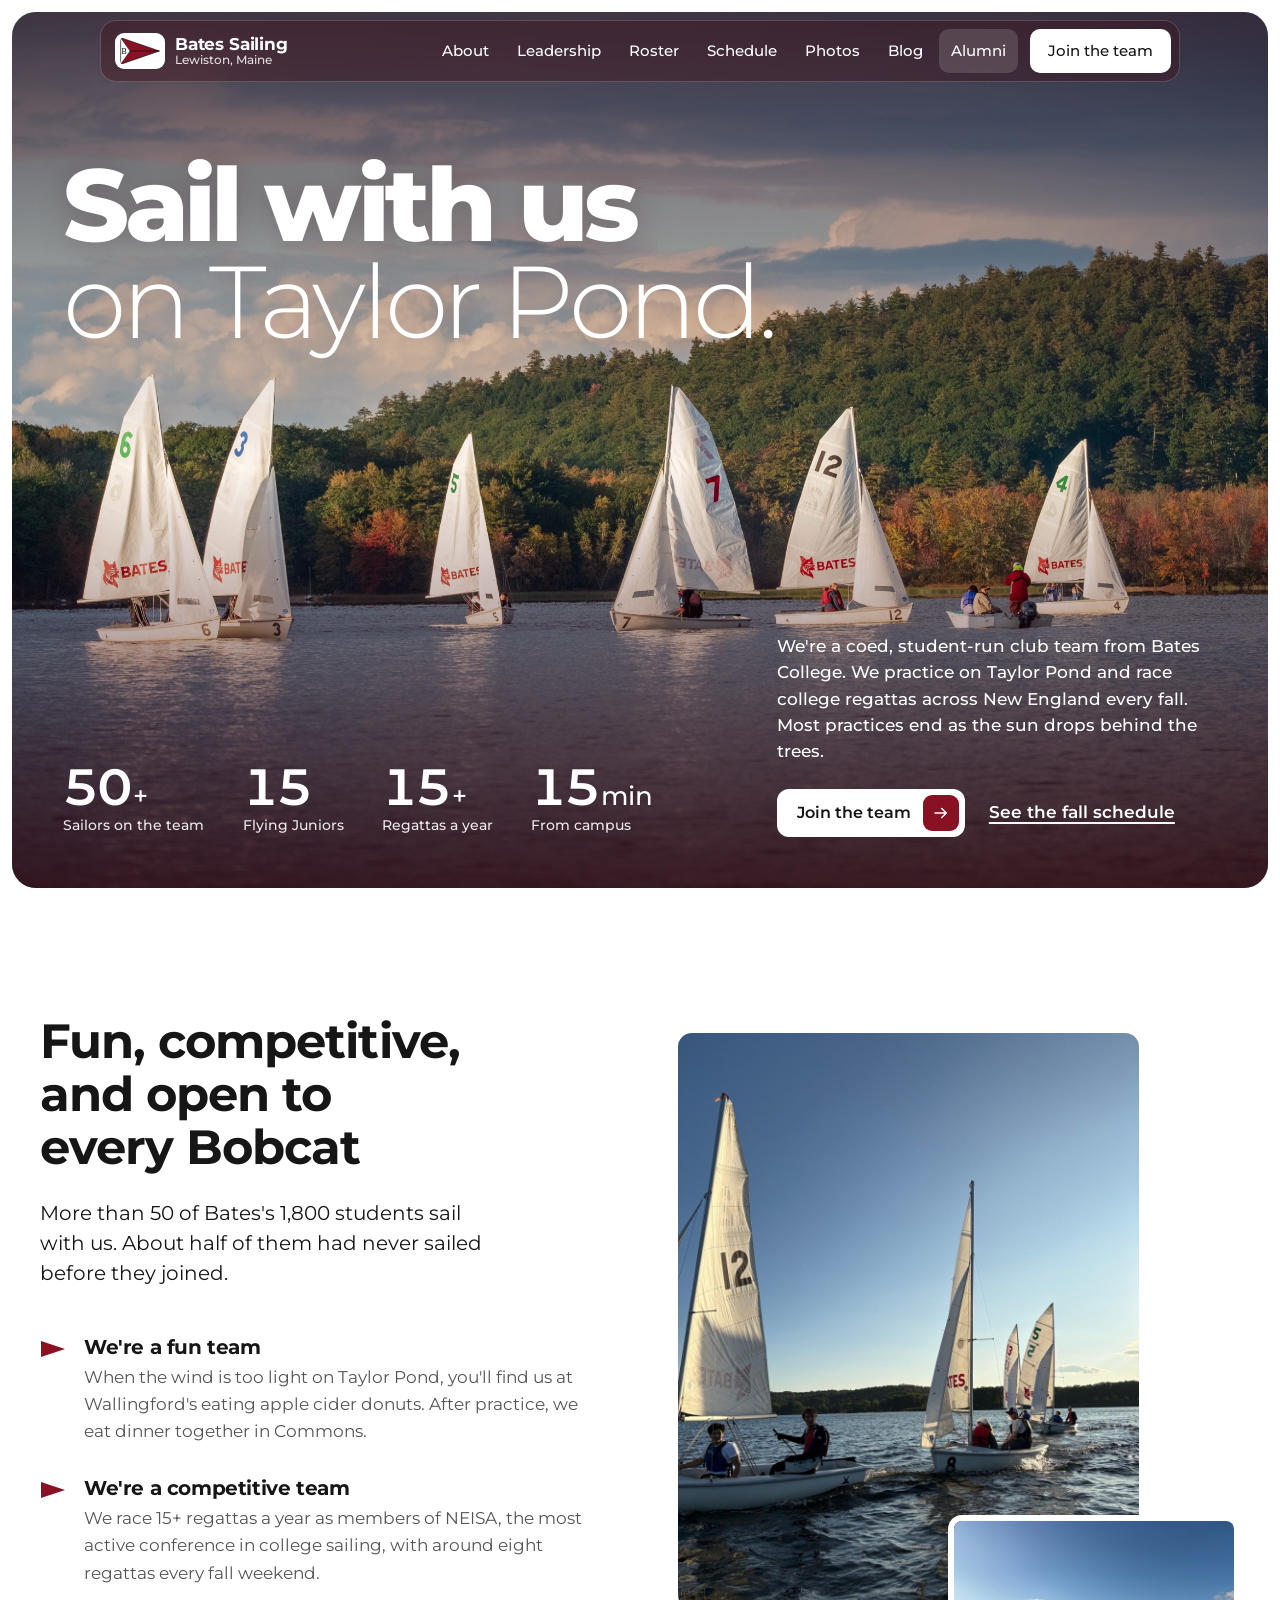
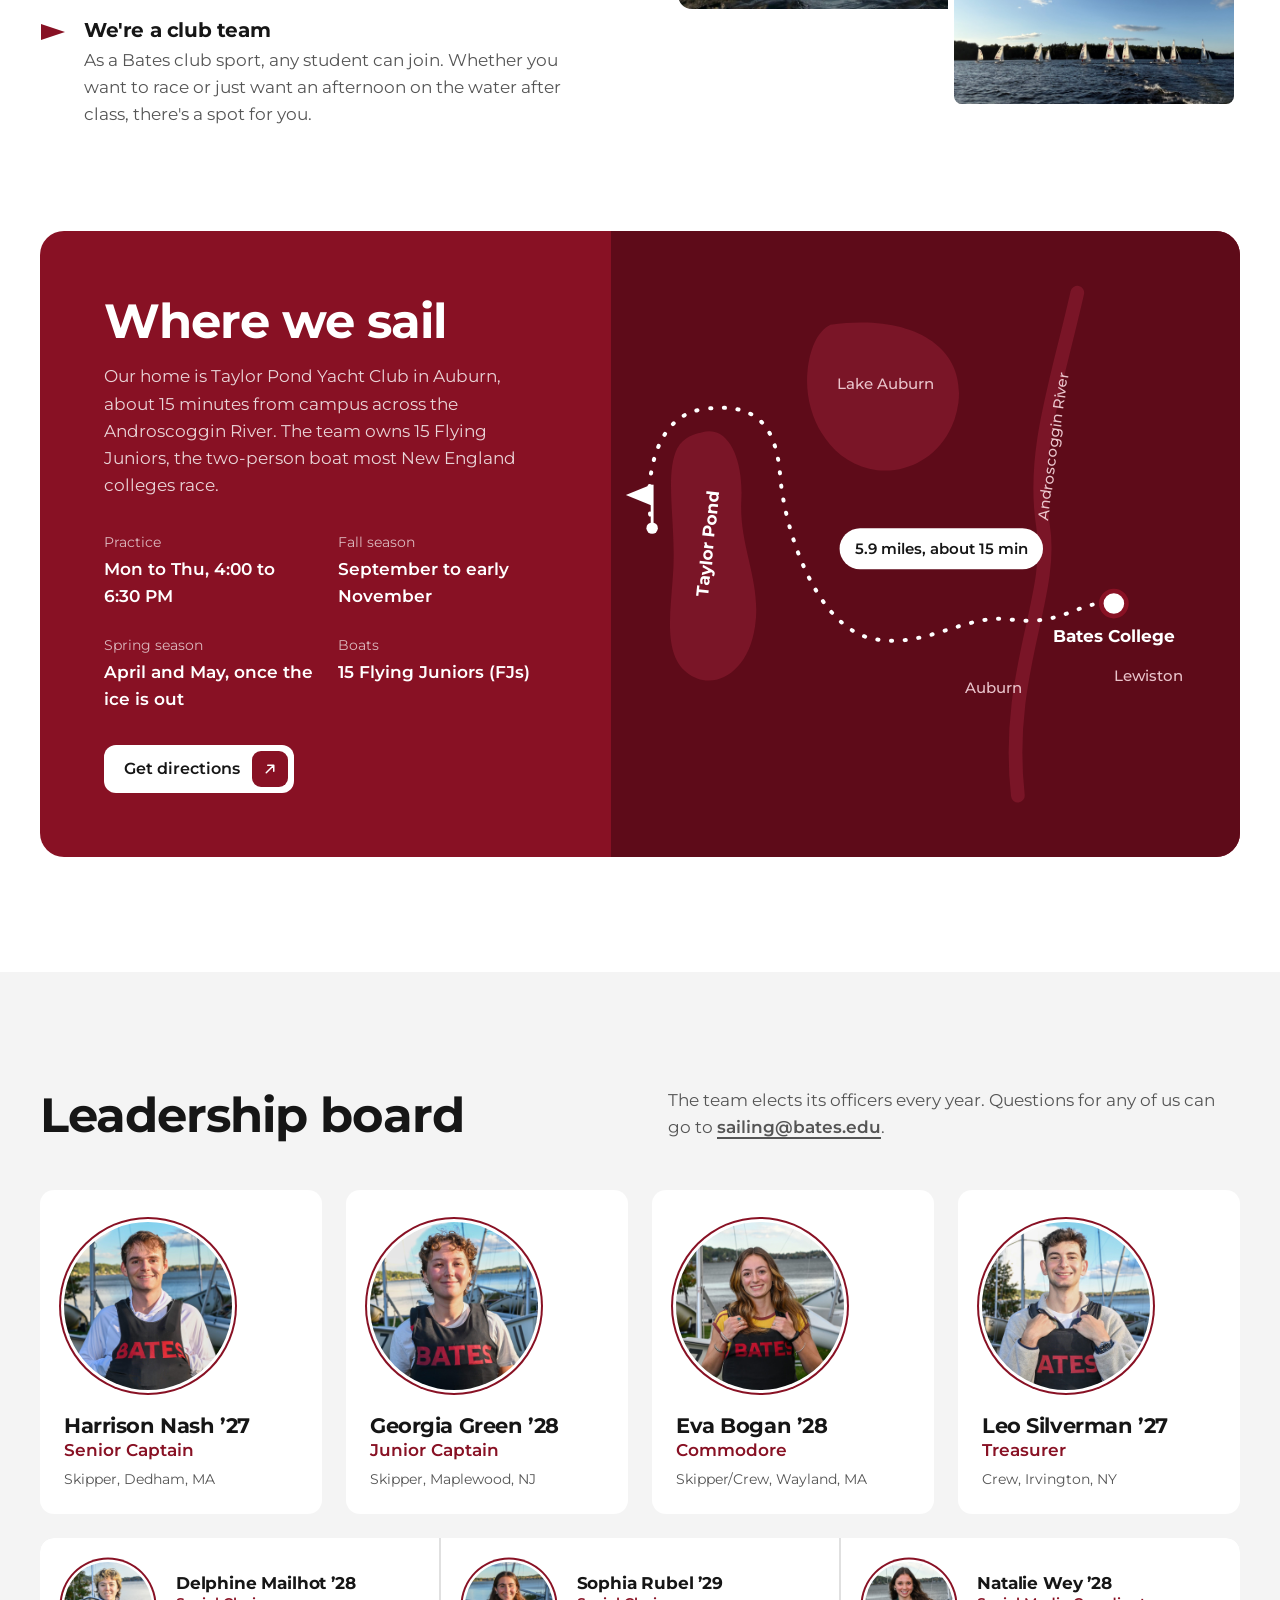
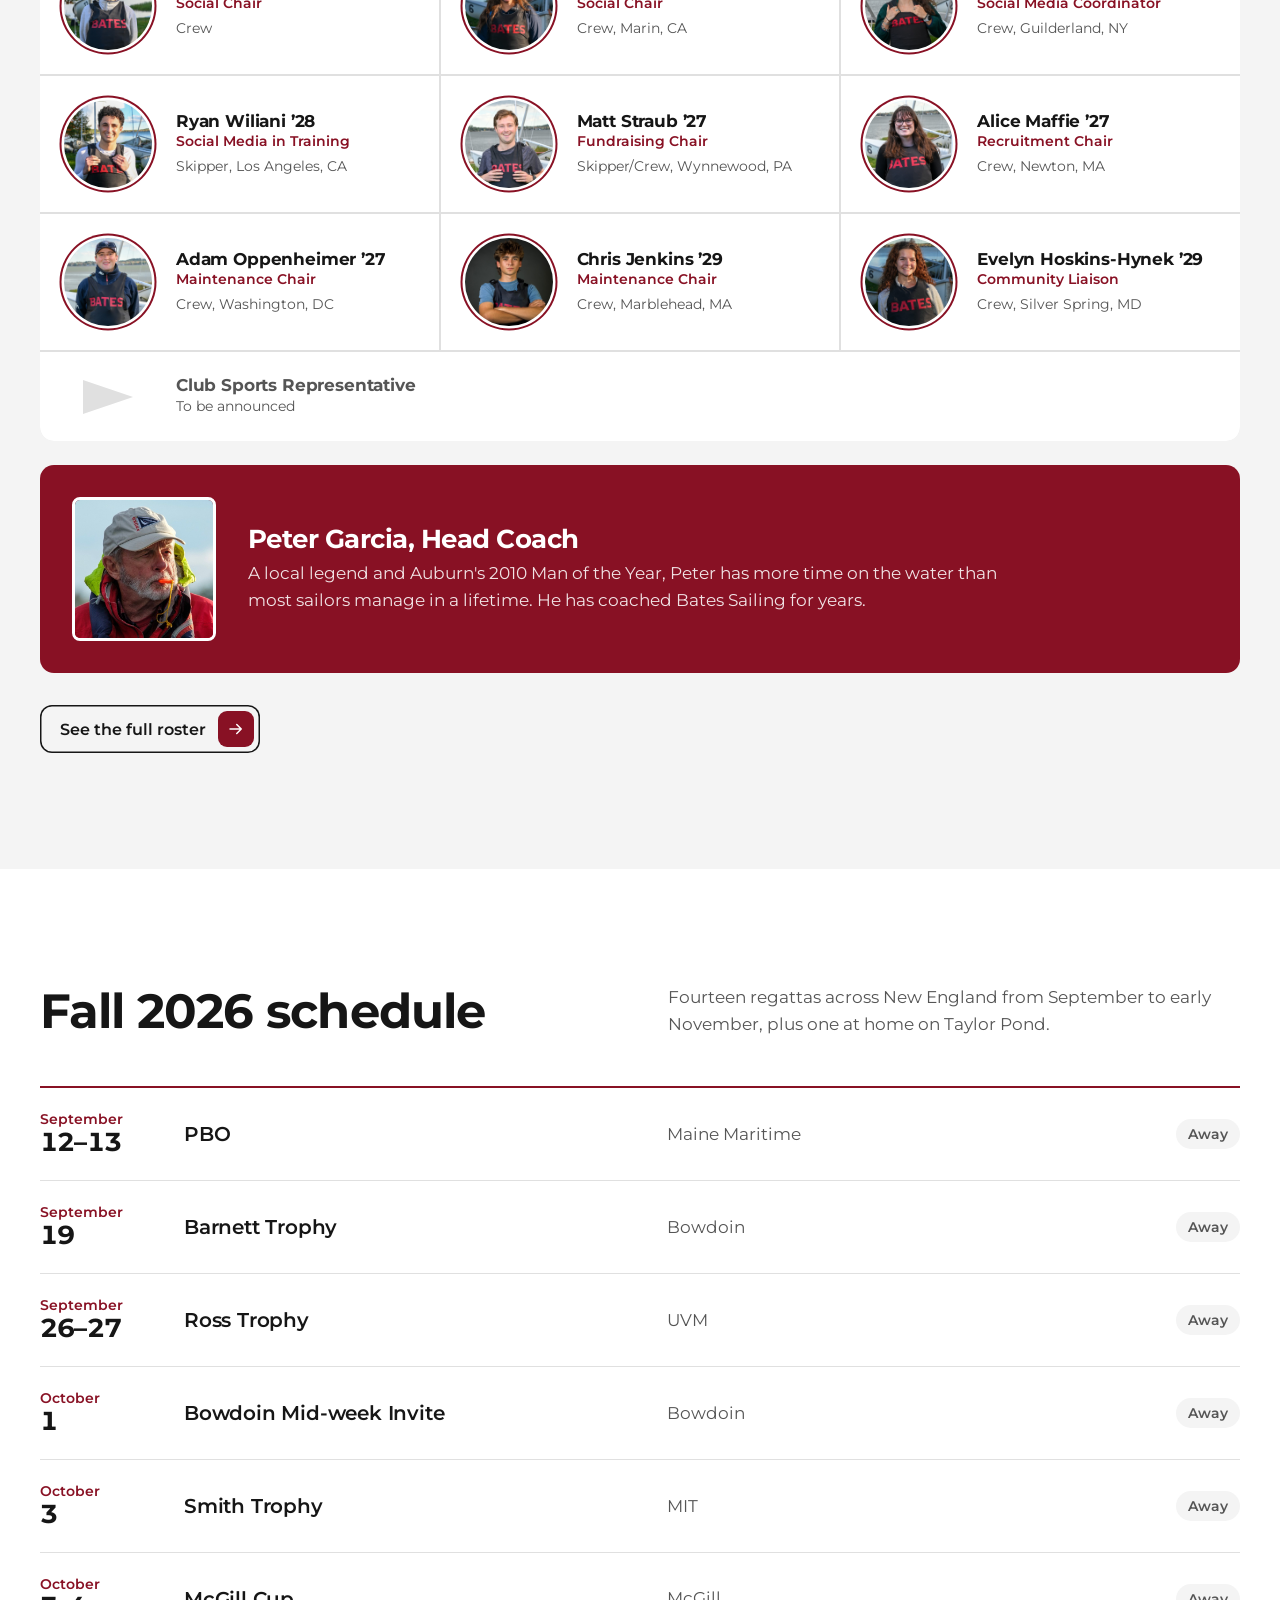
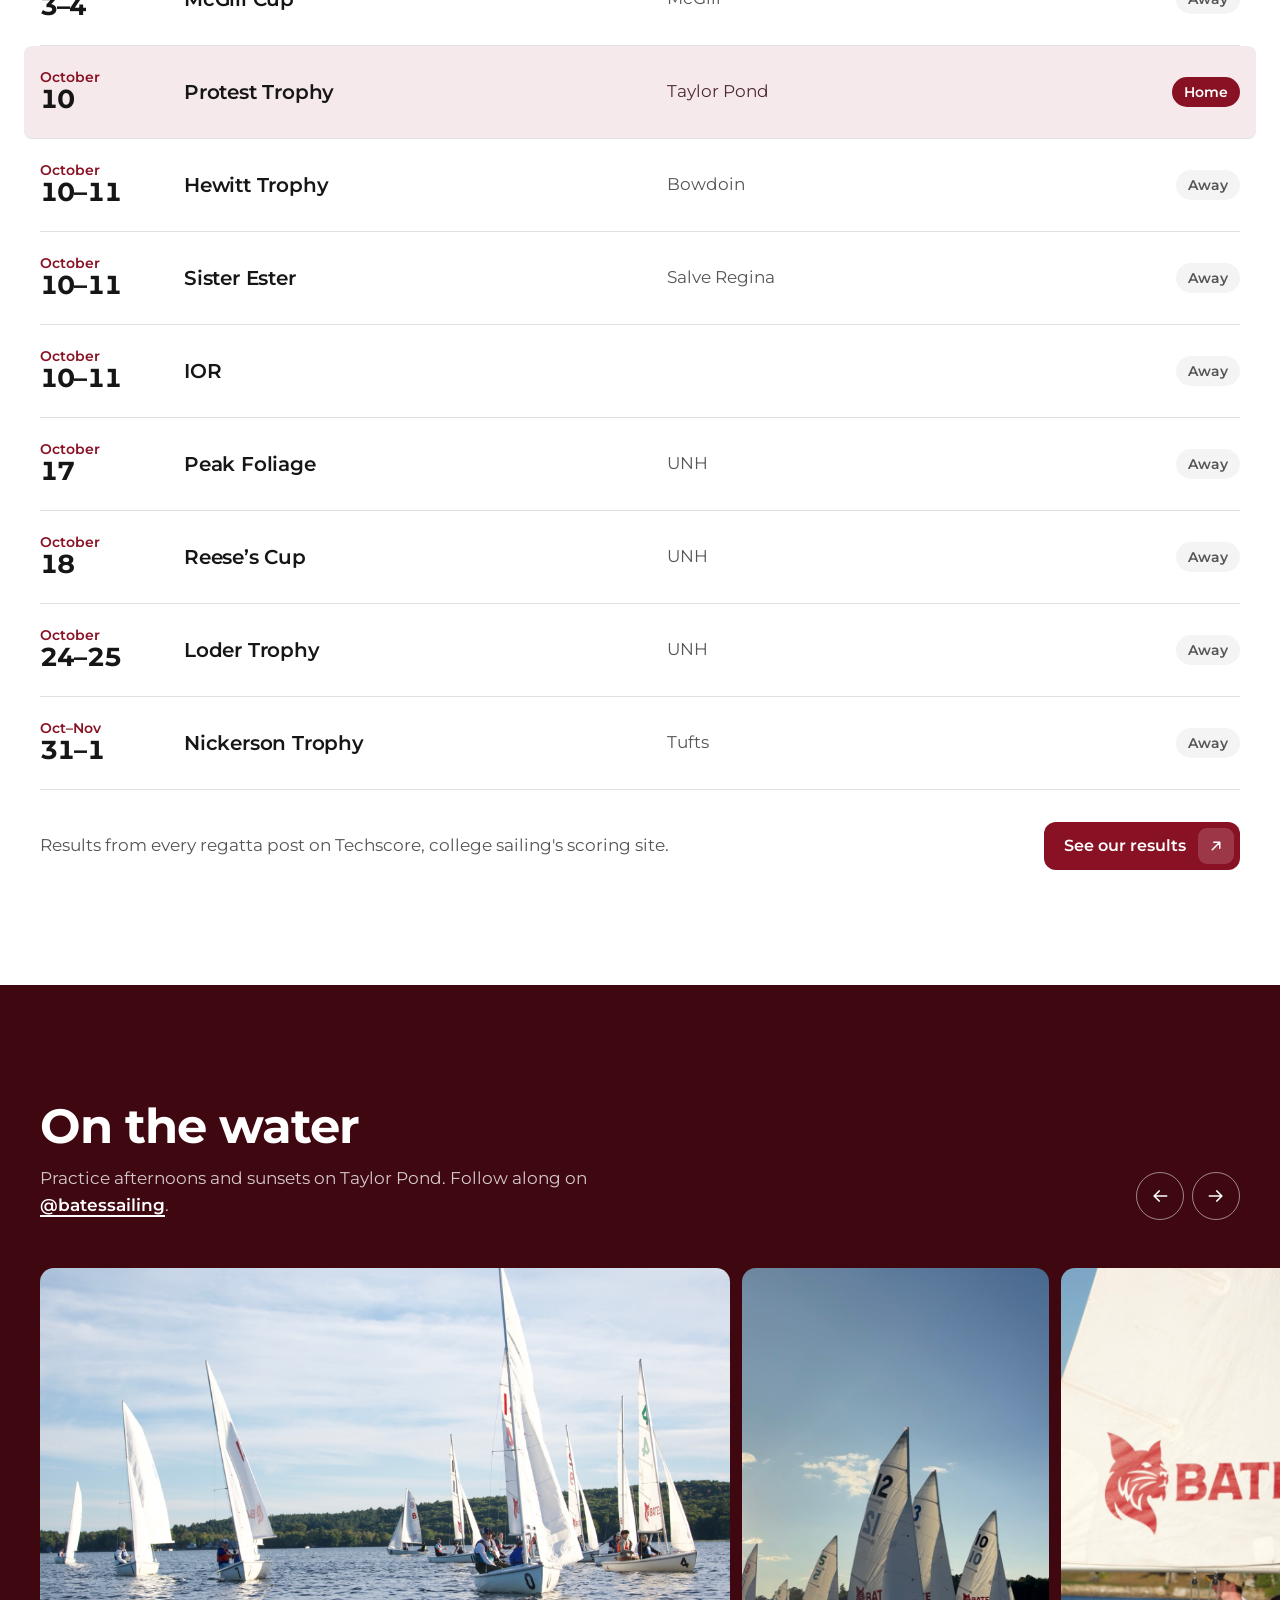
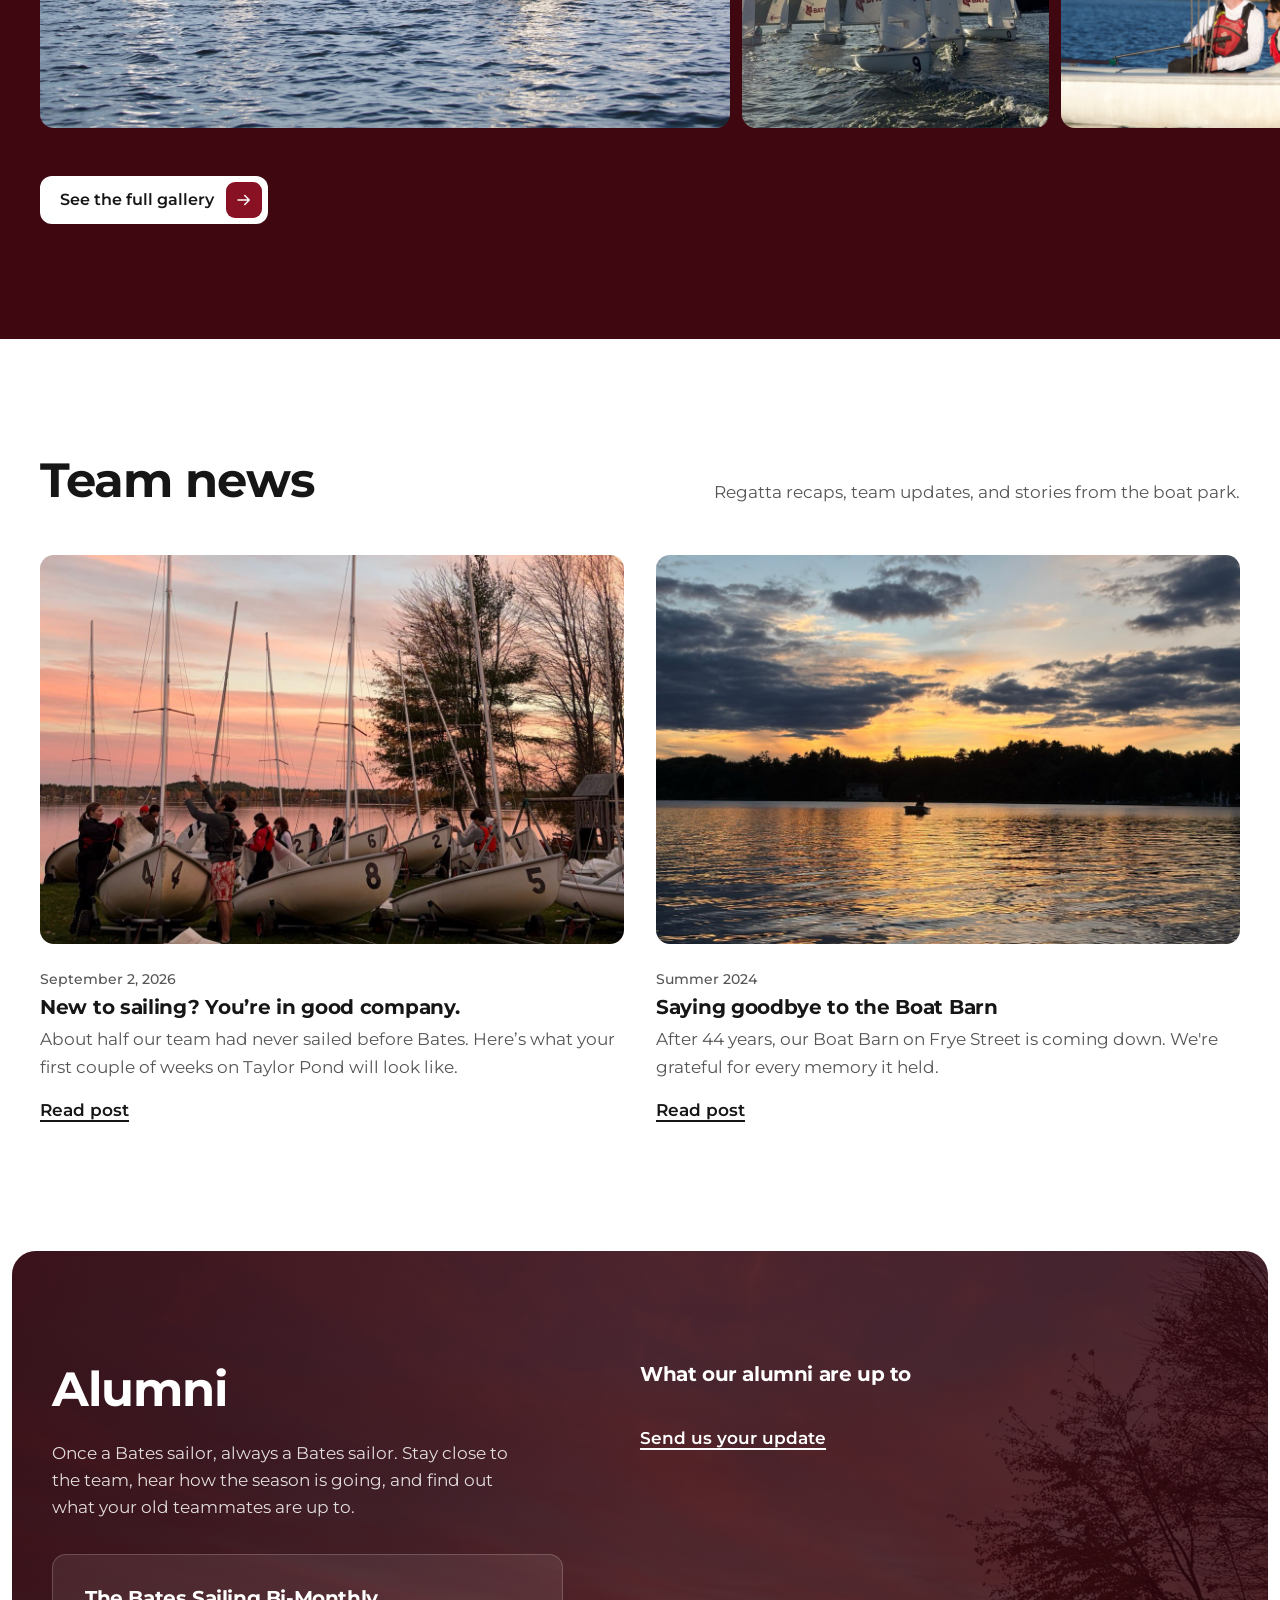
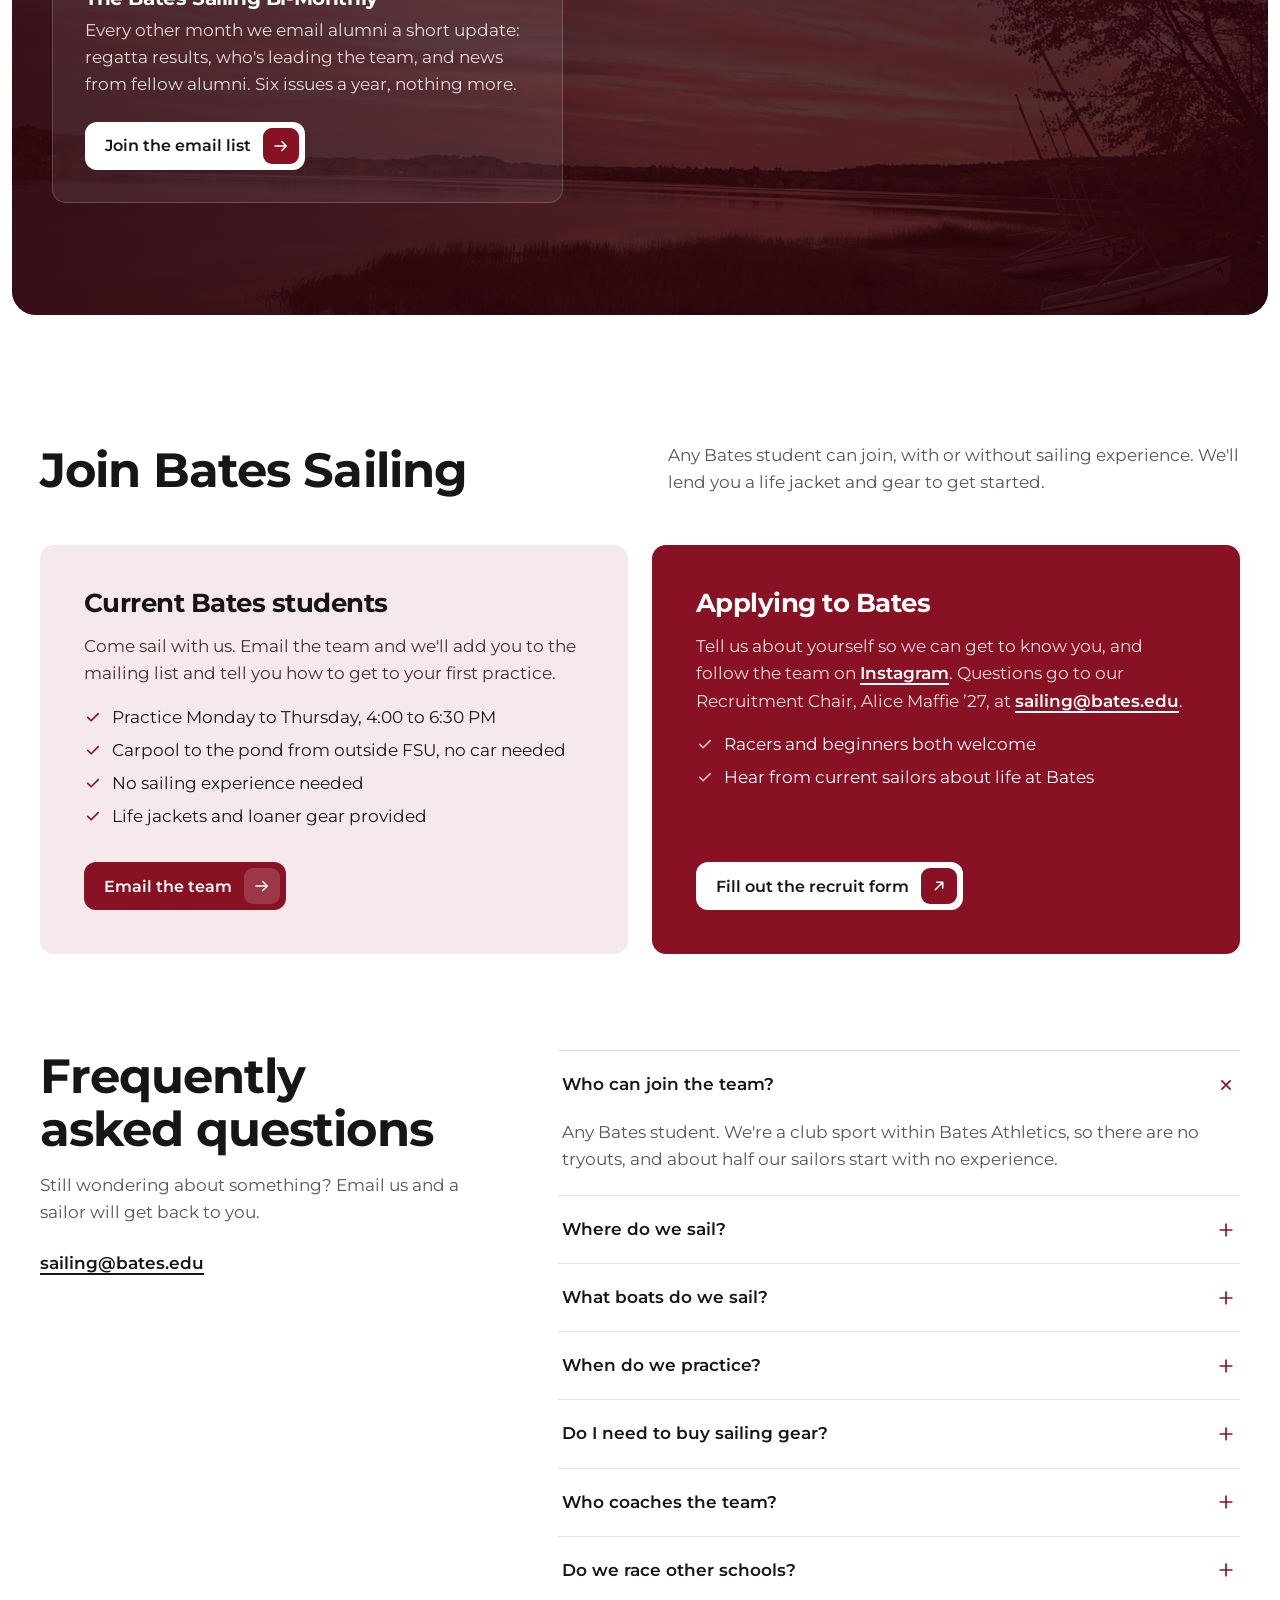
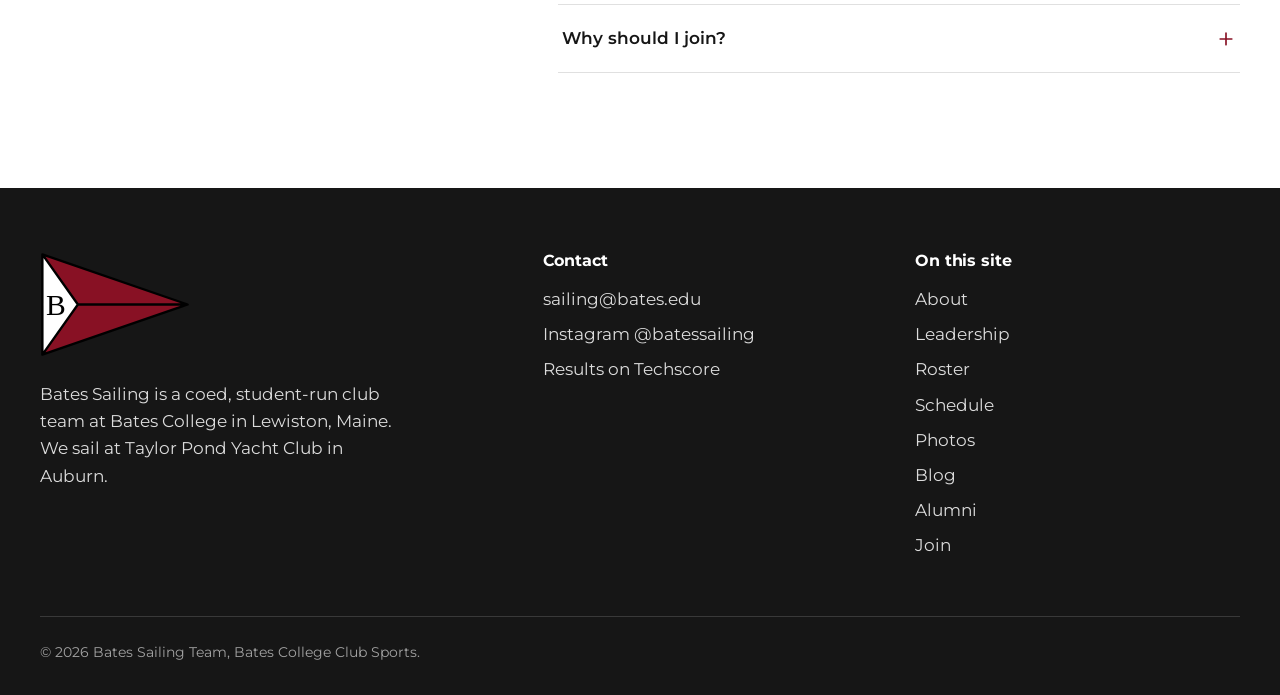
<file: index.html>
<!doctype html>
<html lang="en">
<head>
  <meta charset="utf-8">
  <meta name="viewport" content="width=device-width, initial-scale=1">
  <title>Bates Sailing Team | Bates College, Lewiston, Maine</title>
  <meta name="description" content="Bates Sailing is a coed, student-run club sailing team at Bates College in Lewiston, Maine. We practice on Taylor Pond and race NEISA regattas every fall. No experience needed.">
  <meta name="theme-color" content="#881124">
  <link rel="icon" href="assets/img/burgee.svg" type="image/svg+xml">
  <link rel="preload" href="assets/fonts/Montserrat-VariableFont_wght.ttf" as="font" type="font/ttf" crossorigin>
  <link rel="preload" as="image" href="assets/img/hero-fleet-2400.jpg" imagesrcset="assets/img/hero-fleet-1200.jpg 1200w, assets/img/hero-fleet-2400.jpg 2400w" imagesizes="100vw">
  <link rel="stylesheet" href="css/styles.css?v=20261117">
  <meta property="og:title" content="Bates Sailing Team">
  <meta property="og:description" content="Coed club sailing at Bates College. Practice on Taylor Pond, race across New England every fall.">
  <meta property="og:image" content="assets/img/hero-fleet-1200.jpg">
</head>
<body>

<!-- Icon set (Phosphor-style, 1.5px stroke) -->
<svg width="0" height="0" style="position:absolute" aria-hidden="true">
  <symbol id="i-arrow-right" viewBox="0 0 24 24"><path d="M4 12h15m-6-6 6 6-6 6" fill="none" stroke="currentColor" stroke-width="2" stroke-linecap="round" stroke-linejoin="round"/></symbol>
  <symbol id="i-arrow-left" viewBox="0 0 24 24"><path d="M20 12H5m6-6-6 6 6 6" fill="none" stroke="currentColor" stroke-width="2" stroke-linecap="round" stroke-linejoin="round"/></symbol>
  <symbol id="i-arrow-up-right" viewBox="0 0 24 24"><path d="M7 17 17 7M9 7h8v8" fill="none" stroke="currentColor" stroke-width="2" stroke-linecap="round" stroke-linejoin="round"/></symbol>
  <symbol id="i-chevron-down" viewBox="0 0 24 24"><path d="m6 9 6 6 6-6" fill="none" stroke="currentColor" stroke-width="2" stroke-linecap="round" stroke-linejoin="round"/></symbol>
  <symbol id="i-plus" viewBox="0 0 24 24"><path d="M12 5v14M5 12h14" fill="none" stroke="currentColor" stroke-width="2" stroke-linecap="round"/></symbol>
  <symbol id="i-menu" viewBox="0 0 24 24"><path d="M4 7h16M4 12h16M4 17h16" fill="none" stroke="currentColor" stroke-width="2" stroke-linecap="round"/></symbol>
  <symbol id="i-close" viewBox="0 0 24 24"><path d="M6 6l12 12M18 6 6 18" fill="none" stroke="currentColor" stroke-width="2" stroke-linecap="round"/></symbol>
  <symbol id="i-check" viewBox="0 0 24 24"><path d="m5 12.5 4.5 4.5L19 7.5" fill="none" stroke="currentColor" stroke-width="2.2" stroke-linecap="round" stroke-linejoin="round"/></symbol>
  <symbol id="i-pennant" viewBox="0 0 26 18"><path d="M1 1 25 9 1 17Z" fill="currentColor"/></symbol>
</svg>

<a class="skip-link" href="#main">Skip to main content</a>

<header class="site-header" id="top">
  <nav class="nav" aria-label="Main">
    <a class="brand" href="#top">
      <img src="assets/img/burgee.svg" alt="" width="46" height="32">
      <span class="brand-name"><strong>Bates Sailing</strong><span>Lewiston, Maine</span></span>
    </a>
    <button class="nav-toggle" type="button" aria-expanded="false" aria-controls="nav-links" aria-label="Open menu">
      <svg aria-hidden="true"><use href="#i-menu"/></svg>
    </button>
    <ul class="nav-links" id="nav-links">
      <li><a href="#about">About</a></li>
      <li><a href="#leadership">Leadership</a></li>
      <li><a href="roster.html">Roster</a></li>
      <li><a href="#schedule">Schedule</a></li>
      <li><a href="#photos">Photos</a></li>
      <li><a href="#blog">Blog</a></li>
      <li><a href="#alumni">Alumni</a></li>
      <li class="nav-cta"><a class="btn" href="#join">Join the team</a></li>
    </ul>
  </nav>
</header>

<main id="main">

  <!-- Hero -->
  <section class="hero" aria-labelledby="hero-title">
    <div class="hero-frame">
      <!-- On phones this photo is its own card, with the intro and stats as separate cards below it -->
      <div class="hero-pin">
      <div class="hero-media">
        <img src="assets/img/hero-fleet-2400.jpg"
             srcset="assets/img/hero-fleet-1200.jpg 1200w, assets/img/hero-fleet-2400.jpg 2400w"
             sizes="100vw" width="2400" height="1600" fetchpriority="high"
             alt="Seven Bates Flying Juniors sailing on Taylor Pond in front of a hillside of fall foliage">
      </div>

      <div class="hero-stage">
        <h1 id="hero-title">Sail with us <span class="thin">on Taylor Pond.</span></h1>
        <div class="hero-sails" aria-hidden="true"></div>
      </div>
      </div>

      <div class="hero-pitch">
        <p>We're a coed, student-run club team from Bates College. We practice on Taylor Pond and race college regattas across New England every fall. Most practices end as the sun drops behind the trees.</p>
        <div class="hero-actions">
          <a class="btn btn-light" href="#join">Join the team <span class="btn-icon"><svg aria-hidden="true"><use href="#i-arrow-right"/></svg></span></a>
          <a class="text-link" href="#schedule">See the fall schedule</a>
        </div>
      </div>
    </div>

    <!-- Sits over the water on wide screens, drops below the photo on smaller ones -->
    <dl class="hero-stats">
      <div><dt>Sailors on the team</dt><dd>50<small>+</small></dd></div>
      <div><dt>Flying Juniors</dt><dd>15</dd></div>
      <div><dt>Regattas a year</dt><dd>15<small>+</small></dd></div>
      <div><dt>From campus</dt><dd>15<small>min</small></dd></div>
    </dl>
  </section>

  <!-- About -->
  <section class="section" id="about" aria-labelledby="about-title">
    <div class="wrap">
      <div class="about-grid">
        <div class="about-copy">
          <h2 id="about-title">Fun, competitive, and open to every Bobcat</h2>
          <p class="lede">More than 50 of Bates's 1,800 students sail with us. About half of them had never sailed before they joined.</p>
          <ul class="about-points">
            <li>
              <svg class="pennant-mark" aria-hidden="true"><use href="#i-pennant"/></svg>
              <div>
                <h3>We're a fun team</h3>
                <p>When the wind is too light on Taylor Pond, you'll find us at Wallingford's eating apple cider donuts. After practice, we eat dinner together in Commons.</p>
              </div>
            </li>
            <li>
              <svg class="pennant-mark" aria-hidden="true"><use href="#i-pennant"/></svg>
              <div>
                <h3>We're a competitive team</h3>
                <p>We race 15+ regattas a year as members of NEISA, the most active conference in college sailing, with around eight regattas every fall weekend.</p>
              </div>
            </li>
            <li>
              <svg class="pennant-mark" aria-hidden="true"><use href="#i-pennant"/></svg>
              <div>
                <h3>We're a club team</h3>
                <p>As a Bates club sport, any student can join. Whether you want to race or just want an afternoon on the water after class, there's a spot for you.</p>
              </div>
            </li>
          </ul>
        </div>
        <div class="about-photos">
          <img class="p1" src="assets/img/about-crew-2026.jpg" width="960" height="1200" loading="lazy"
               alt="Two smiling sailors in boat 12 lead boats 8, 13 and 5 across Taylor Pond in late-afternoon sun">
          <img class="p2" src="assets/img/about-fleet-2026.jpg" width="1200" height="800" loading="lazy"
               alt="A long line of Bates Flying Juniors sailing across the pond under a clear blue sky">
        </div>
      </div>

      <!-- Where we sail -->
      <div class="pond-card" id="taylor-pond">
        <div class="pond-copy">
          <h2>Where we sail</h2>
          <p>Our home is Taylor Pond Yacht Club in Auburn, about 15 minutes from campus across the Androscoggin River. The team owns 15 Flying Juniors, the two-person boat most New England colleges race.</p>
          <dl class="pond-facts">
            <div><dt>Practice</dt><dd>Mon to Thu, 4:00 to 6:30 PM</dd></div>
            <div><dt>Fall season</dt><dd>September to early November</dd></div>
            <div><dt>Spring season</dt><dd>April and May, once the ice is out</dd></div>
            <div><dt>Boats</dt><dd>15 Flying Juniors (FJs)</dd></div>
          </dl>
          <a class="btn btn-light" href="https://www.google.com/maps/dir/Bates+College,+Lewiston,+ME/Taylor+Pond+Yacht+Club,+Auburn,+ME" target="_blank" rel="noopener">
            Get directions <span class="btn-icon"><svg aria-hidden="true"><use href="#i-arrow-up-right"/></svg></span>
          </a>
        </div>
        <div class="pond-map">
          <svg viewBox="70 30 550 360" preserveAspectRatio="xMidYMid meet" role="img" aria-labelledby="map-title">
            <title id="map-title">Map of the 5.9 mile drive from Bates College in Lewiston west to Taylor Pond in Auburn</title>
            <g fill="#7a1527">
              <path d="M262 18c70-10 118 18 112 68-6 44-44 66-78 58-36-8-58-48-54-86 2-18 8-34 20-40z"/>
              <path d="M150 112c22-6 36 22 34 60-2 40 18 72 12 110-6 42-38 58-60 40-20-16-14-52-12-82 4-44-8-90 4-114 6-10 14-12 22-14z"/>
            </g>
            <path d="M478-10c-18 80-40 140-30 204 10 62-34 128-22 236" fill="none" stroke="#7a1527" stroke-width="12" stroke-linecap="round"/>
            <g font-family="Montserrat, sans-serif" fill="#e9c3ca" font-size="13" font-weight="500">
              <text x="268" y="74">Lake Auburn</text>
              <text x="452" y="190" transform="rotate(-82 452 190)">Androscoggin River</text>
              <text x="380" y="340">Auburn</text>
              <text x="510" y="330">Lewiston</text>
            </g>
            <path d="M106 196C98 154 108 98 150 92S214 100 218 150 250 280 296 292 380 270 420 276 480 262 499 262" fill="none" stroke="#fff" stroke-width="3.5" stroke-linecap="round" stroke-dasharray="1 11"/>
            <g>
              <circle cx="510" cy="262" r="11" fill="#fff" stroke="#881124" stroke-width="4"/>
              <text x="510" y="296" text-anchor="middle" font-family="Montserrat, sans-serif" font-size="15" font-weight="700" fill="#fff">Bates College</text>
            </g>
            <g>
              <line x1="106" y1="196" x2="106" y2="158" stroke="#fff" stroke-width="2.5"/>
              <path d="M105 158 83 167 105 176Z" fill="#fff"/>
              <circle cx="106" cy="196" r="5" fill="#fff"/>
              <text x="160" y="210" text-anchor="middle" font-family="Montserrat, sans-serif" font-size="15" font-weight="700" fill="#fff" transform="rotate(-84 160 210)">Taylor Pond</text>
            </g>
            <g transform="translate(270 196)">
              <rect width="178" height="36" rx="18" fill="#fff"/>
              <text x="89" y="23" text-anchor="middle" font-family="Montserrat, sans-serif" font-size="13" font-weight="600" fill="#161616">5.9 miles, about 15 min</text>
            </g>
          </svg>
        </div>
      </div>
    </div>
  </section>

  <!-- Leadership board -->
  <section class="section leaders" id="leadership" aria-labelledby="leaders-title">
    <div class="wrap">
      <div class="section-head">
        <h2 id="leaders-title">Leadership board</h2>
        <p>The team elects its officers every year. Questions for any of us can go to <a class="text-link" href="mailto:sailing@bates.edu">sailing@bates.edu</a>.</p>
      </div>

      <ul class="officers">
        <li class="officer">
          <img class="headshot" src="assets/img/team/harrison-nash.jpg" width="800" height="800" loading="lazy" alt="">
          <div><h3>Harrison Nash ’27</h3><p class="role">Senior Captain</p><p class="meta">Skipper, Dedham, MA</p></div>
        </li>
        <li class="officer">
          <img class="headshot" src="assets/img/team/georgia-green.jpg" width="800" height="800" loading="lazy" alt="">
          <div><h3>Georgia Green ’28</h3><p class="role">Junior Captain</p><p class="meta">Skipper, Maplewood, NJ</p></div>
        </li>
        <li class="officer">
          <img class="headshot" src="assets/img/team/eva-bogan.jpg" width="800" height="800" loading="lazy" alt="">
          <div><h3>Eva Bogan ’28</h3><p class="role">Commodore</p><p class="meta">Skipper/Crew, Wayland, MA</p></div>
        </li>
        <li class="officer">
          <img class="headshot" src="assets/img/team/leo-silverman.jpg" width="800" height="800" loading="lazy" alt="">
          <div><h3>Leo Silverman ’27</h3><p class="role">Treasurer</p><p class="meta">Crew, Irvington, NY</p></div>
        </li>
      </ul>

      <!-- Roles marked "is-open" are still being filled. To add someone, swap the line for one like the filled chairs above it. -->
      <ul class="chairs">
        <li class="chair"><img class="headshot headshot-sm" src="assets/img/team/delphine-mailhot.jpg" width="800" height="800" loading="lazy" alt=""><div><h3>Delphine Mailhot ’28</h3><p>Social Chair</p><p class="meta">Crew</p></div></li>
        <li class="chair"><img class="headshot headshot-sm" src="assets/img/team/sophia-rubel.jpg" width="800" height="800" loading="lazy" alt=""><div><h3>Sophia Rubel ’29</h3><p>Social Chair</p><p class="meta">Crew, Marin, CA</p></div></li>
        <li class="chair"><img class="headshot headshot-sm" src="assets/img/team/natalie-wey.jpg" width="800" height="800" loading="lazy" alt=""><div><h3>Natalie Wey ’28</h3><p>Social Media Coordinator</p><p class="meta">Crew, Guilderland, NY</p></div></li>
        <li class="chair"><img class="headshot headshot-sm" src="assets/img/team/ryan-wiliani.jpg" width="800" height="800" loading="lazy" alt=""><div><h3>Ryan Wiliani ’28</h3><p>Social Media in Training</p><p class="meta">Skipper, Los Angeles, CA</p></div></li>
        <li class="chair"><img class="headshot headshot-sm" src="assets/img/team/matt-straub.jpg" width="800" height="800" loading="lazy" alt=""><div><h3>Matt Straub ’27</h3><p>Fundraising Chair</p><p class="meta">Skipper/Crew, Wynnewood, PA</p></div></li>
        <li class="chair"><img class="headshot headshot-sm" src="assets/img/team/alice-maffie.jpg" width="800" height="800" loading="lazy" alt=""><div><h3>Alice Maffie ’27</h3><p>Recruitment Chair</p><p class="meta">Crew, Newton, MA</p></div></li>
        <li class="chair"><img class="headshot headshot-sm" src="assets/img/team/adam-oppenheimer.jpg" width="800" height="800" loading="lazy" alt=""><div><h3>Adam Oppenheimer ’27</h3><p>Maintenance Chair</p><p class="meta">Crew, Washington, DC</p></div></li>
        <li class="chair"><img class="headshot headshot-sm" src="assets/img/team/chris-jenkins.jpg" width="800" height="800" loading="lazy" alt=""><div><h3>Chris Jenkins ’29</h3><p>Maintenance Chair</p><p class="meta">Crew, Marblehead, MA</p></div></li>
        <li class="chair"><img class="headshot headshot-sm" src="assets/img/team/evelyn-hoskins-hynek.jpg" width="800" height="800" loading="lazy" alt=""><div><h3>Evelyn Hoskins-Hynek ’29</h3><p>Community Liaison</p><p class="meta">Crew, Silver Spring, MD</p></div></li>
        <li class="chair is-open"><div class="flag flag-sm" aria-hidden="true"></div><div><h3>Club Sports Representative</h3><p>To be announced</p></div></li>
      </ul>

      <div class="coach">
        <img class="coach-photo" src="assets/img/coach-peter.jpg" width="480" height="480" loading="lazy"
             alt="Coach Peter Garcia on the water in a cap and red sailing jacket, with a whistle in his mouth">

        <div>
          <h3>Peter Garcia, Head Coach</h3>
          <p>A local legend and Auburn's 2010 Man of the Year, Peter has more time on the water than most sailors manage in a lifetime. He has coached Bates Sailing for years.</p>
        </div>
      </div>

      <a class="btn btn-outline roster-link" href="roster.html">See the full roster <span class="btn-icon"><svg aria-hidden="true"><use href="#i-arrow-right"/></svg></span></a>
    </div>
  </section>

  <!-- Schedule -->
  <section class="section" id="schedule" aria-labelledby="schedule-title">
    <div class="wrap">
      <div class="section-head">
        <h2 id="schedule-title">Fall 2026 schedule</h2>
        <p>Fourteen regattas across New England from September to early November, plus one at home on Taylor Pond.</p>
      </div>

      <!-- Fall 2026 schedule. To update, edit these rows; add class "is-home" and the Home tag for regattas we host. -->
      <ol class="schedule-list">
        <li class="regatta">
          <p class="regatta-date"><span class="month">September</span><span class="days">12–13</span></p>
          <h3>PBO</h3>
          <p class="where">Maine Maritime</p>
          <span class="tag tag-away">Away</span>
        </li>
        <li class="regatta">
          <p class="regatta-date"><span class="month">September</span><span class="days">19</span></p>
          <h3>Barnett Trophy</h3>
          <p class="where">Bowdoin</p>
          <span class="tag tag-away">Away</span>
        </li>
        <li class="regatta">
          <p class="regatta-date"><span class="month">September</span><span class="days">26–27</span></p>
          <h3>Ross Trophy</h3>
          <p class="where">UVM</p>
          <span class="tag tag-away">Away</span>
        </li>
        <li class="regatta">
          <p class="regatta-date"><span class="month">October</span><span class="days">1</span></p>
          <h3>Bowdoin Mid-week Invite</h3>
          <p class="where">Bowdoin</p>
          <span class="tag tag-away">Away</span>
        </li>
        <li class="regatta">
          <p class="regatta-date"><span class="month">October</span><span class="days">3</span></p>
          <h3>Smith Trophy</h3>
          <p class="where">MIT</p>
          <span class="tag tag-away">Away</span>
        </li>
        <li class="regatta">
          <p class="regatta-date"><span class="month">October</span><span class="days">3–4</span></p>
          <h3>McGill Cup</h3>
          <p class="where">McGill</p>
          <span class="tag tag-away">Away</span>
        </li>
        <li class="regatta is-home">
          <p class="regatta-date"><span class="month">October</span><span class="days">10</span></p>
          <h3>Protest Trophy</h3>
          <p class="where">Taylor Pond</p>
          <span class="tag tag-home">Home</span>
        </li>
        <li class="regatta">
          <p class="regatta-date"><span class="month">October</span><span class="days">10–11</span></p>
          <h3>Hewitt Trophy</h3>
          <p class="where">Bowdoin</p>
          <span class="tag tag-away">Away</span>
        </li>
        <li class="regatta">
          <p class="regatta-date"><span class="month">October</span><span class="days">10–11</span></p>
          <h3>Sister Ester</h3>
          <p class="where">Salve Regina</p>
          <span class="tag tag-away">Away</span>
        </li>
        <li class="regatta">
          <p class="regatta-date"><span class="month">October</span><span class="days">10–11</span></p>
          <h3>IOR</h3>
          <p class="where"></p>
          <span class="tag tag-away">Away</span>
        </li>
        <li class="regatta">
          <p class="regatta-date"><span class="month">October</span><span class="days">17</span></p>
          <h3>Peak Foliage</h3>
          <p class="where">UNH</p>
          <span class="tag tag-away">Away</span>
        </li>
        <li class="regatta">
          <p class="regatta-date"><span class="month">October</span><span class="days">18</span></p>
          <h3>Reese’s Cup</h3>
          <p class="where">UNH</p>
          <span class="tag tag-away">Away</span>
        </li>
        <li class="regatta">
          <p class="regatta-date"><span class="month">October</span><span class="days">24–25</span></p>
          <h3>Loder Trophy</h3>
          <p class="where">UNH</p>
          <span class="tag tag-away">Away</span>
        </li>
        <li class="regatta">
          <p class="regatta-date"><span class="month">Oct–Nov</span><span class="days">31–1</span></p>
          <h3>Nickerson Trophy</h3>
          <p class="where">Tufts</p>
          <span class="tag tag-away">Away</span>
        </li>
      </ol>

      <div class="schedule-foot">
        <p>Results from every regatta post on Techscore, college sailing's scoring site.</p>
        <a class="btn btn-garnet" href="https://scores.collegesailing.org/schools/bates/" target="_blank" rel="noopener">
          See our results <span class="btn-icon"><svg aria-hidden="true"><use href="#i-arrow-up-right"/></svg></span>
        </a>
      </div>
    </div>
  </section>

  <!-- Photos -->
  <section class="section photos" id="photos" aria-labelledby="photos-title">
    <div class="wrap">
      <div class="section-head">
        <div>
          <h2 id="photos-title">On the water</h2>
          <p style="margin-top:12px">Practice afternoons and sunsets on Taylor Pond. Follow along on <a class="text-link" href="https://www.instagram.com/batessailing/" target="_blank" rel="noopener">@batessailing</a>.</p>
        </div>
        <div class="strip-controls">
          <button class="strip-btn" type="button" data-strip="prev" aria-controls="photo-strip" aria-label="Previous photos"><svg aria-hidden="true"><use href="#i-arrow-left"/></svg></button>
          <button class="strip-btn" type="button" data-strip="next" aria-controls="photo-strip" aria-label="Next photos"><svg aria-hidden="true"><use href="#i-arrow-right"/></svg></button>
        </div>
      </div>
    </div>
    <div class="strip" id="photo-strip" tabindex="0" role="region" aria-label="Team photos, scroll sideways">
      <figure class="landscape"><img src="assets/img/strip-2026-0044.jpg" width="2000" height="1333" loading="lazy" alt="A dozen Bates boats spread across Taylor Pond on a bright afternoon"></figure>
      <figure class="portrait"><img src="assets/img/strip-01.jpg" width="666" height="1000" loading="lazy" alt="Boats 12, 3, 10 and 5 sailing upwind together in low afternoon sun"></figure>
      <figure class="portrait"><img src="assets/img/strip-2026-0056.jpg" width="2000" height="1333" loading="lazy" alt="A crew sailing under a big Bates bobcat logo on the mainsail"></figure>
      <figure class="landscape"><img src="assets/img/strip-2026-0101.jpg" width="2000" height="1333" loading="lazy" alt="Two sailors in red life jackets smiling from their boat"></figure>
      <figure class="portrait"><img src="assets/img/strip-02.jpg" width="666" height="1000" loading="lazy" alt="Two Bates boats silhouetted against the sunset, reflected in calm water"></figure>
      <figure class="portrait"><img src="assets/img/strip-2026-0040.jpg" width="2000" height="1333" loading="lazy" alt="Boats 13 and 5 sailing side by side with their crews aboard"></figure>
      <figure class="landscape"><img src="assets/img/strip-2026-0069.jpg" width="2000" height="1333" loading="lazy" alt="A sailor in mirrored sunglasses looking back from under the boom"></figure>
      <figure class="portrait"><img src="assets/img/strip-2026-0078.jpg" width="2000" height="1333" loading="lazy" alt="Boat 6 sailing past a dark wall of pine trees"></figure>
      <figure class="landscape"><img src="assets/img/strip-2026-0066.jpg" width="2000" height="1333" loading="lazy" alt="Boats 10, 11 and 1 sailing close together in front of the pines"></figure>
      <figure class="portrait"><img src="assets/img/strip-06.jpg" width="666" height="1000" loading="lazy" alt="Boat 6 trailing boats 14, 13 and 5 under a deep blue sky"></figure>
      <figure class="portrait"><img src="assets/img/strip-2026-0092.jpg" width="2000" height="1333" loading="lazy" alt="A sailor standing in boat 8, silhouetted against its sail"></figure>
      <figure class="landscape"><img src="assets/img/strip-2026-0118.jpg" width="2000" height="1333" loading="lazy" alt="A smiling crew hiking out under the Bates bobcat sail"></figure>
      <figure class="portrait"><img src="assets/img/strip-08.jpg" width="666" height="1000" loading="lazy" alt="Two sailors laughing as they hike out on boat 9"></figure>
      <figure class="portrait"><img src="assets/img/strip-2026-0048.jpg" width="2000" height="1333" loading="lazy" alt="Boats 10, 11 and 7 sailing close together"></figure>
      <figure class="landscape"><img src="assets/img/strip-2026-0083.jpg" width="2000" height="1333" loading="lazy" alt="Two sailors in caps and sunglasses sitting under the boom"></figure>
      <figure class="portrait"><img src="assets/img/strip-09.jpg" width="666" height="1000" loading="lazy" alt="Boats 3 and 6 sailing side by side with a small cloud overhead"></figure>
      <figure class="portrait"><img src="assets/img/strip-2026-0087.jpg" width="2000" height="1333" loading="lazy" alt="Boats 3 and 4 sailing together in the afternoon light"></figure>
      <figure class="portrait"><img src="assets/img/strip-2026-0034.jpg" width="2000" height="1333" loading="lazy" alt="Boat 1 sailing alone under a clear blue sky"></figure>
      <figure class="portrait"><img src="assets/img/strip-10.jpg" width="666" height="1000" loading="lazy" alt="Sailors stepping masts and raising sails on shore before practice"></figure>
      <figure class="portrait"><img src="assets/img/strip-2026-0050.jpg" width="2000" height="1333" loading="lazy" alt="Boats 14 and 13 sailing in front of the pines"></figure>
    </div>
    <div class="wrap">
      <a class="btn btn-light gallery-link" href="gallery.html">See the full gallery <span class="btn-icon"><svg aria-hidden="true"><use href="#i-arrow-right"/></svg></span></a>
    </div>
  </section>

  <!-- Blog -->
  <section class="section" id="blog" aria-labelledby="blog-title">
    <div class="wrap">
      <div class="section-head">
        <h2 id="blog-title">Team news</h2>
        <p>Regatta recaps, team updates, and stories from the boat park.</p>
      </div>
      <div class="posts">
        <article class="post-card">
          <a class="cover" href="blog/learning-to-sail.html" tabindex="-1" aria-hidden="true"><img src="assets/img/blog-learning-2026.jpg" width="1200" height="800" loading="lazy" alt=""></a>
          <time datetime="2026-09-02">September 2, 2026</time>
          <h3><a href="blog/learning-to-sail.html">New to sailing? You’re in good company.</a></h3>
          <p>About half our team had never sailed before Bates. Here’s what your first couple of weeks on Taylor Pond will look like.</p>
          <a class="text-link" href="blog/learning-to-sail.html" aria-label="Read the learning to sail post">Read post</a>
        </article>
        <article class="post-card">
          <a class="cover" href="blog/goodbye-boat-barn.html" tabindex="-1" aria-hidden="true"><img src="assets/img/blog-barn-2026.jpg" width="1200" height="800" loading="lazy" alt=""></a>
          <time datetime="2024-06-01">Summer 2024</time>
          <h3><a href="blog/goodbye-boat-barn.html">Saying goodbye to the Boat Barn</a></h3>
          <p>After 44 years, our Boat Barn on Frye Street is coming down. We're grateful for every memory it held.</p>
          <a class="text-link" href="blog/goodbye-boat-barn.html" aria-label="Read the Boat Barn post">Read post</a>
        </article>
      </div>
    </div>
  </section>

  <!-- Alumni -->
  <section class="alumni" id="alumni" aria-labelledby="alumni-title">
    <div class="alumni-frame">
      <img src="assets/img/alumni-sunset-2026.jpg" width="1600" height="1200" loading="lazy" alt="">
      <div class="wrap alumni-grid">
        <div class="alumni-intro">
          <h2 id="alumni-title">Alumni</h2>
          <p>Once a Bates sailor, always a Bates sailor. Stay close to the team, hear how the season is going, and find out what your old teammates are up to.</p>
          <div class="newsletter">
            <h3>The Bates Sailing Bi-Monthly</h3>
            <p>Every other month we email alumni a short update: regatta results, who's leading the team, and news from fellow alumni. Six issues a year, nothing more.</p>
            <a class="btn btn-light" href="mailto:sailing@bates.edu?subject=Add%20me%20to%20the%20alumni%20email%20list&amp;body=Name%3A%0AClass%20year%3A%0A">
              Join the email list <span class="btn-icon"><svg aria-hidden="true"><use href="#i-arrow-right"/></svg></span>
            </a>
          </div>
        </div>

        <div class="updates">
          <h3 class="updates-title">What our alumni are up to</h3>
          <a class="text-link" href="mailto:sailing@bates.edu?subject=Alumni%20update%20for%20the%20Bi-Monthly">Send us your update</a>
        </div>
      </div>
    </div>
  </section>

  <!-- Join -->
  <section class="section" id="join" aria-labelledby="join-title">
    <div class="wrap">
      <div class="section-head">
        <h2 id="join-title">Join Bates Sailing</h2>
        <p>Any Bates student can join, with or without sailing experience. We'll lend you a life jacket and gear to get started.</p>
      </div>

      <div class="join-paths">
        <div class="path path-current">
          <h3>Current Bates students</h3>
          <p>Come sail with us. Email the team and we'll add you to the mailing list and tell you how to get to your first practice.</p>
          <ul>
            <li><svg aria-hidden="true"><use href="#i-check"/></svg>Practice Monday to Thursday, 4:00 to 6:30 PM</li>
            <li><svg aria-hidden="true"><use href="#i-check"/></svg>Carpool to the pond from outside FSU, no car needed</li>
            <li><svg aria-hidden="true"><use href="#i-check"/></svg>No sailing experience needed</li>
            <li><svg aria-hidden="true"><use href="#i-check"/></svg>Life jackets and loaner gear provided</li>
          </ul>
          <a class="btn btn-garnet" href="mailto:sailing@bates.edu?subject=I%27d%20like%20to%20join%20Bates%20Sailing">
            Email the team <span class="btn-icon"><svg aria-hidden="true"><use href="#i-arrow-right"/></svg></span>
          </a>
        </div>
        <div class="path path-prospective">
          <h3>Applying to Bates</h3>
          <p>Tell us about yourself so we can get to know you, and follow the team on <a class="text-link" href="https://www.instagram.com/batessailing/" target="_blank" rel="noopener">Instagram</a>. Questions go to our Recruitment Chair, Alice Maffie ’27, at <a class="text-link" href="mailto:sailing@bates.edu">sailing@bates.edu</a>.</p>
          <ul>
            <li><svg aria-hidden="true"><use href="#i-check"/></svg>Racers and beginners both welcome</li>
            <li><svg aria-hidden="true"><use href="#i-check"/></svg>Hear from current sailors about life at Bates</li>
          </ul>
          <a class="btn btn-light" href="https://docs.google.com/forms/d/e/1FAIpQLSdJszGDlaPesIn515pnlJXos9ImUFlHb-2BZw56-8oTSxMS6A/viewform?usp=sf_link" target="_blank" rel="noopener">
            Fill out the recruit form <span class="btn-icon"><svg aria-hidden="true"><use href="#i-arrow-up-right"/></svg></span>
          </a>
        </div>
      </div>

      <div class="faq" id="faq">
        <div class="faq-intro">
          <h2>Frequently asked questions</h2>
          <p>Still wondering about something? Email us and a sailor will get back to you.</p>
          <a class="text-link" href="mailto:sailing@bates.edu">sailing@bates.edu</a>
        </div>
        <div class="faq-list">
          <details open>
            <summary>Who can join the team? <svg aria-hidden="true"><use href="#i-plus"/></svg></summary>
            <div><p>Any Bates student. We're a club sport within Bates Athletics, so there are no tryouts, and about half our sailors start with no experience.</p></div>
          </details>
          <details>
            <summary>Where do we sail? <svg aria-hidden="true"><use href="#i-plus"/></svg></summary>
            <div><p>At Taylor Pond Yacht Club in Auburn, about 15 minutes from campus across the Androscoggin River. We meet outside FSU at 4:00 and carpool there together, so you don't need a car.</p></div>
          </details>
          <details>
            <summary>What boats do we sail? <svg aria-hidden="true"><use href="#i-plus"/></svg></summary>
            <div><p>The team owns 15 collegiate Flying Juniors (FJs). They're 13 feet long, sail with two people, and are the most common college racing boat in New England.</p></div>
          </details>
          <details>
            <summary>When do we practice? <svg aria-hidden="true"><use href="#i-plus"/></svg></summary>
            <div>
              <p>Monday through Thursday from 4:00 to 6:30 PM, or until sundown if that's earlier.</p>
              <p>The fall season runs from the start of classes until early November. Spring practice runs through April and May, starting once the ice is out.</p>
            </div>
          </details>
          <details>
            <summary>Do I need to buy sailing gear? <svg aria-hidden="true"><use href="#i-plus"/></svg></summary>
            <div>
              <p>No. We provide a Coast Guard approved life jacket, and the team has used gear and drysuits to lend. You may already own useful layers like fleece and synthetics.</p>
              <p>Most long-term sailors eventually buy their own dinghy boots and spray pants. If you have your own life jacket or gear, bring it.</p>
            </div>
          </details>
          <details>
            <summary>Who coaches the team? <svg aria-hidden="true"><use href="#i-plus"/></svg></summary>
            <div><p>Peter Garcia, our long-time coach and Auburn's 2010 Man of the Year. He has more time on the water than most sailors manage in a lifetime.</p></div>
          </details>
          <details>
            <summary>Do we race other schools? <svg aria-hidden="true"><use href="#i-plus"/></svg></summary>
            <div><p>Yes. We're part of NEISA, the New England conference of the Intercollegiate Sailing Association, which runs about eight regattas every fall weekend. Most events are coed and some are women's regattas. Results are on <a class="text-link" href="https://scores.collegesailing.org/schools/bates/" target="_blank" rel="noopener">Techscore</a>.</p></div>
          </details>
          <details>
            <summary>Why should I join? <svg aria-hidden="true"><use href="#i-plus"/></svg></summary>
            <div><p>For the people. This team is special because of the people and the community we build every year. It’s something you don’t want to miss.</p></div>
          </details>
        </div>
      </div>
    </div>
  </section>

</main>

<footer class="site-footer">
  <div class="wrap">
    <div class="footer-grid">
      <div class="footer-brand">
        <img src="assets/img/burgee.svg" alt="Bates Sailing burgee" width="150" height="105">
        <p>Bates Sailing is a coed, student-run club team at Bates College in Lewiston, Maine. We sail at Taylor Pond Yacht Club in Auburn.</p>
      </div>
      <div>
        <h2>Contact</h2>
        <ul>
          <li><a href="mailto:sailing@bates.edu">sailing@bates.edu</a></li>
          <li><a href="https://www.instagram.com/batessailing/" target="_blank" rel="noopener">Instagram @batessailing</a></li>
          <li><a href="https://scores.collegesailing.org/schools/bates/" target="_blank" rel="noopener">Results on Techscore</a></li>
        </ul>
      </div>
      <div>
        <h2>On this site</h2>
        <ul>
          <li><a href="#about">About</a></li>
          <li><a href="#leadership">Leadership</a></li>
          <li><a href="roster.html">Roster</a></li>
          <li><a href="#schedule">Schedule</a></li>
          <li><a href="gallery.html">Photos</a></li>
          <li><a href="#blog">Blog</a></li>
          <li><a href="#alumni">Alumni</a></li>
          <li><a href="#join">Join</a></li>
        </ul>
      </div>
    </div>
    <p class="footer-base">© <span data-year>2026</span> Bates Sailing Team, Bates College Club Sports.</p>
  </div>
</footer>

<script src="js/main.js?v=20261117" defer></script>
</body>
</html>
</file>
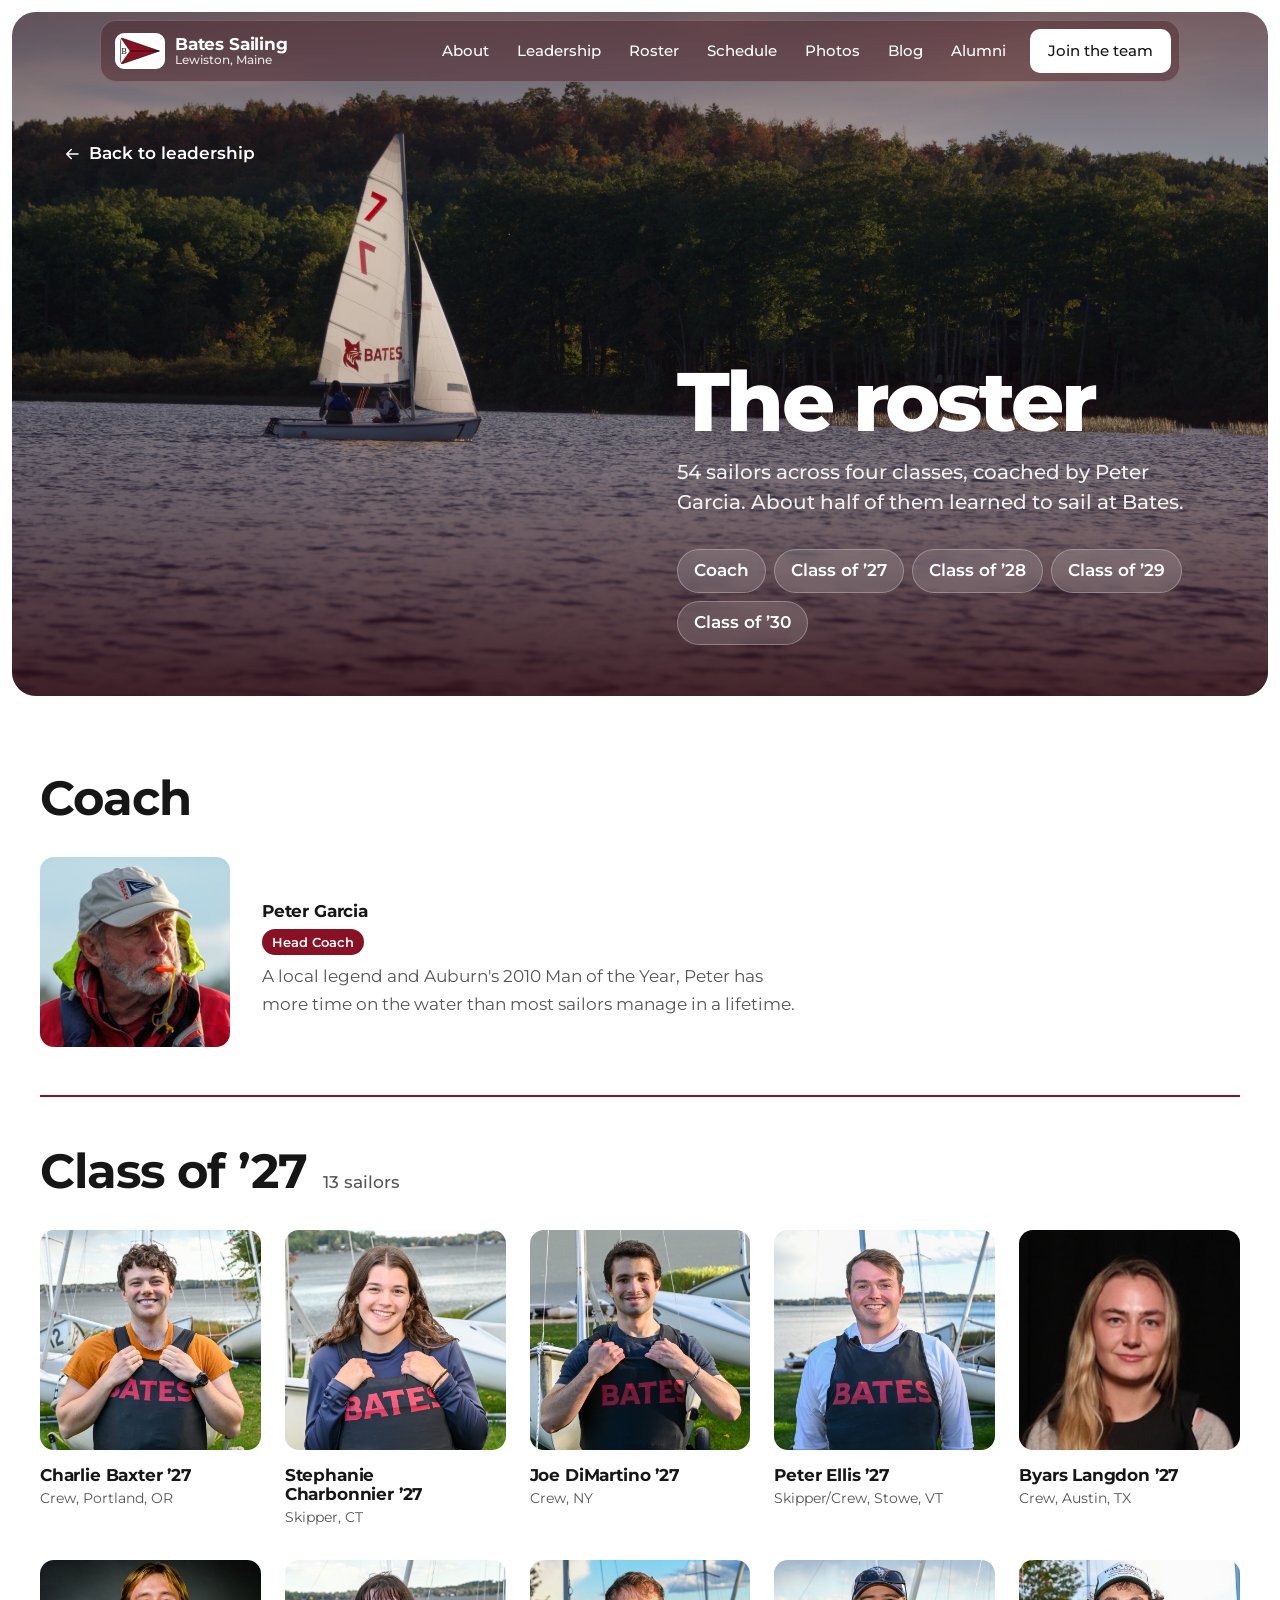
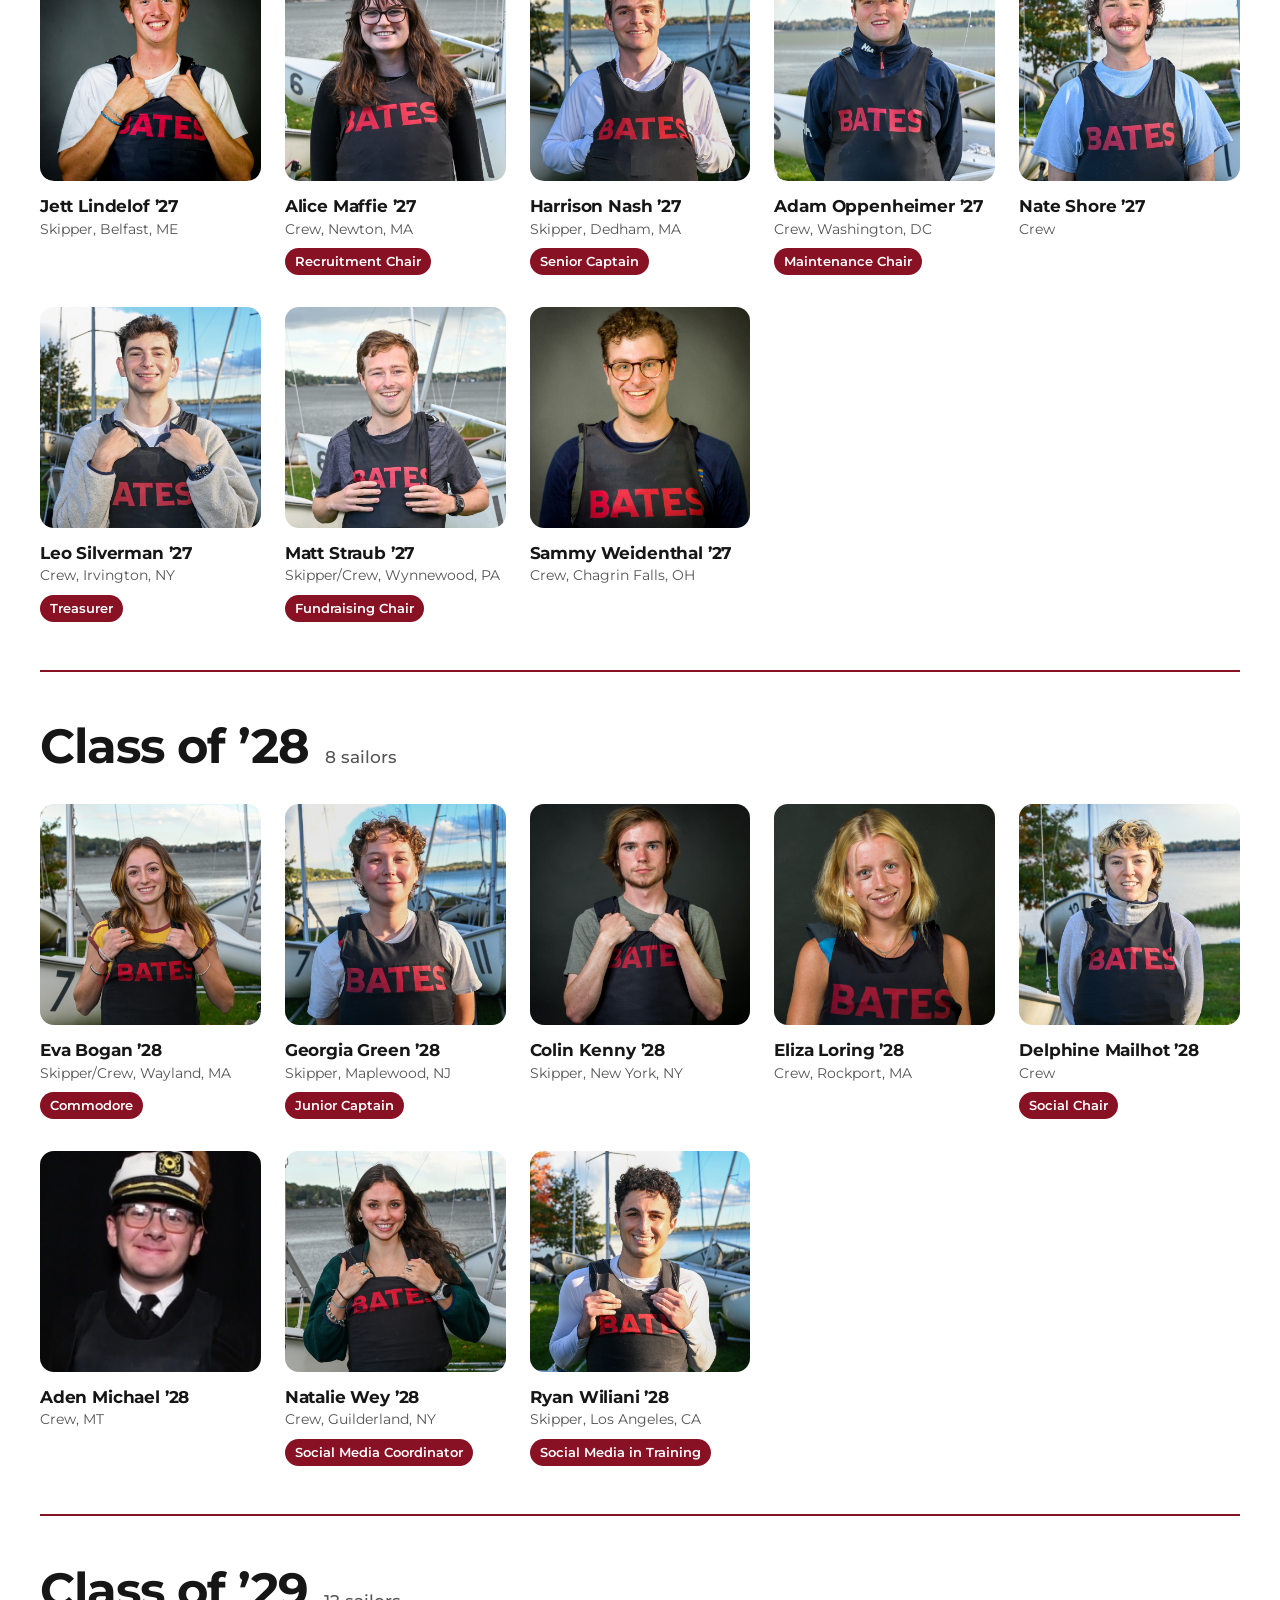
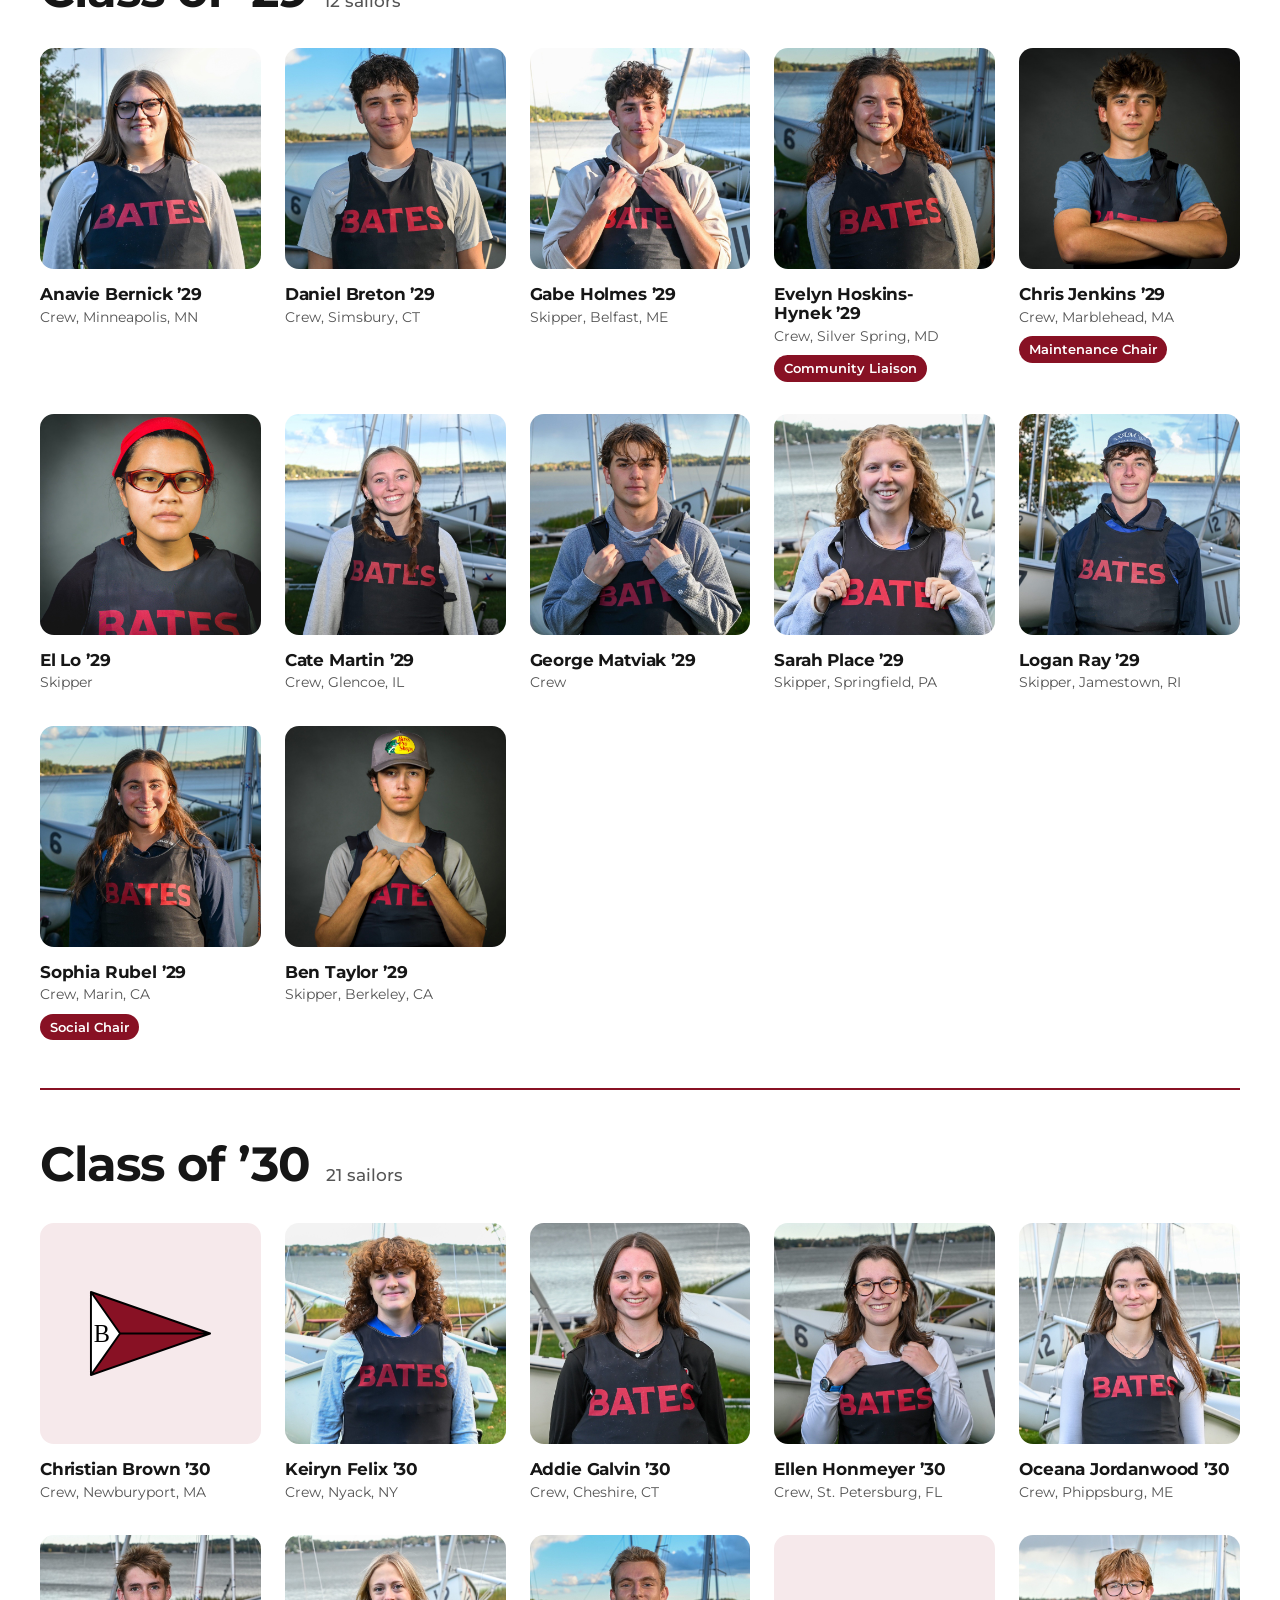
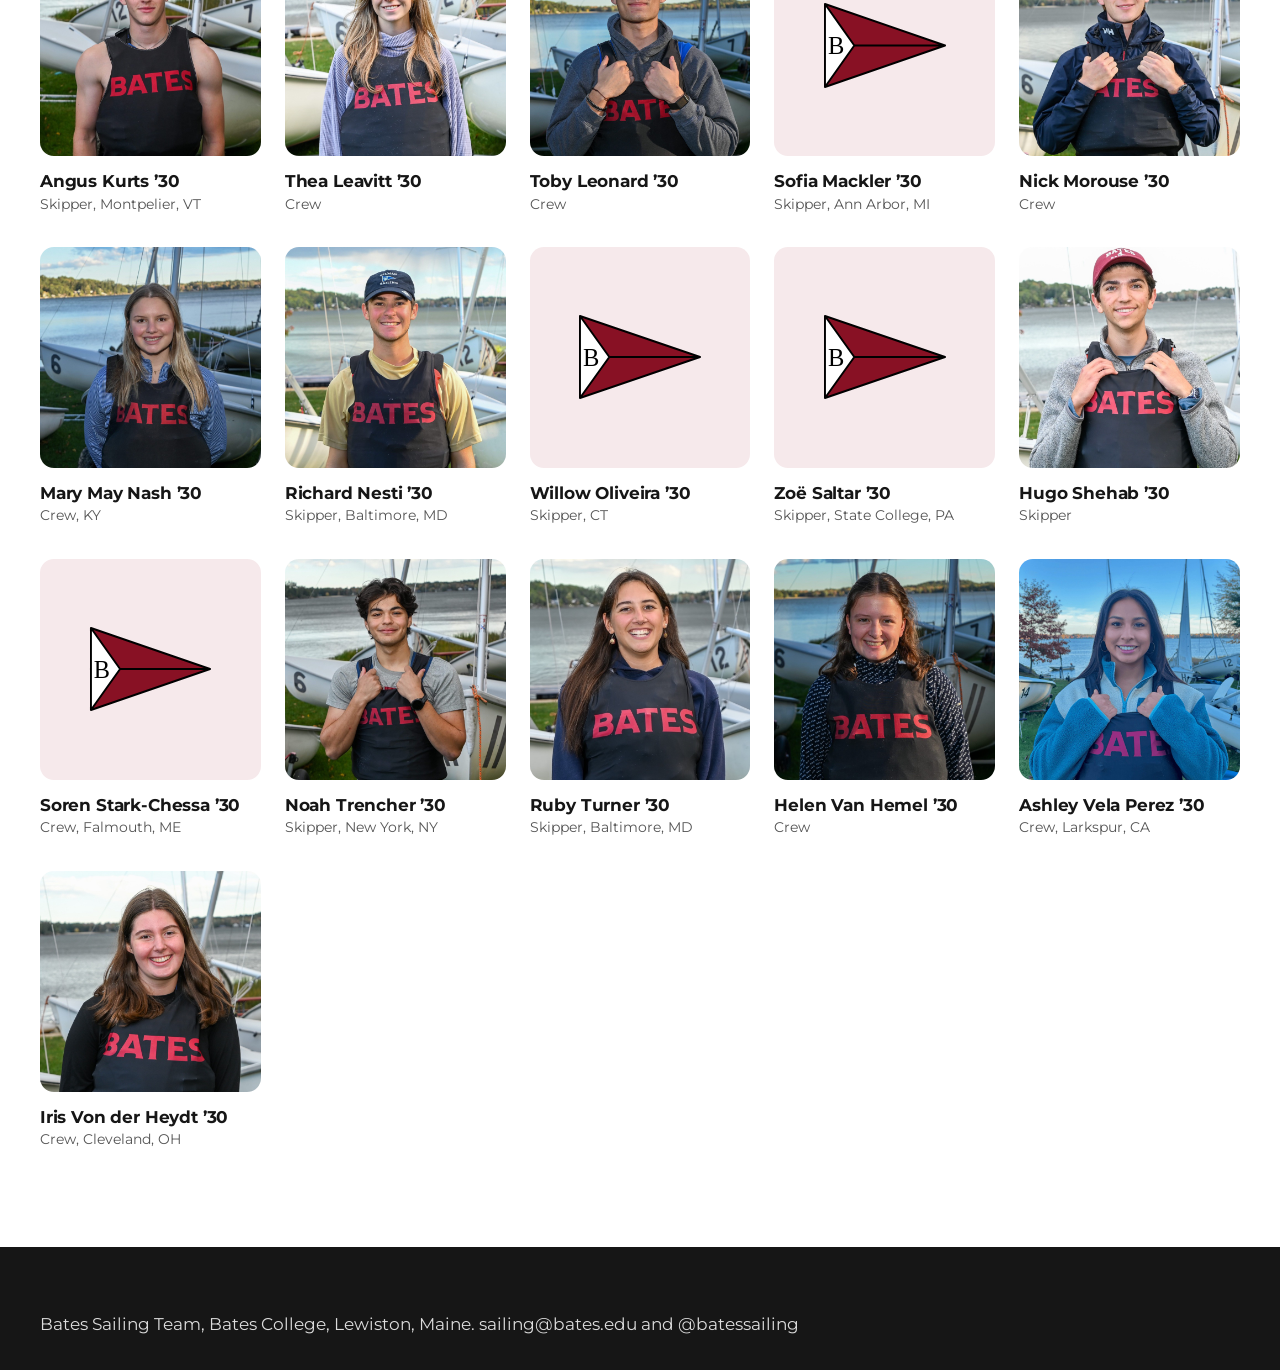
<file: roster.html>
<!doctype html>
<html lang="en">
<head>
  <meta charset="utf-8">
  <meta name="viewport" content="width=device-width, initial-scale=1">
  <title>Roster | Bates Sailing</title>
  <meta name="description" content="Meet the 54 sailors of the Bates College club sailing team, by class year.">
  <meta name="theme-color" content="#881124">
  <link rel="icon" href="assets/img/burgee.svg" type="image/svg+xml">
  <link rel="preload" as="image" href="assets/img/roster-banner-2400.jpg" imagesrcset="assets/img/roster-banner-1200.jpg 1200w, assets/img/roster-banner-2400.jpg 2400w" imagesizes="100vw">
  <link rel="stylesheet" href="css/styles.css?v=20261117">
</head>
<body>
<svg width="0" height="0" style="position:absolute" aria-hidden="true">
  <symbol id="i-arrow-left" viewBox="0 0 24 24"><path d="M20 12H5m6-6-6 6 6 6" fill="none" stroke="currentColor" stroke-width="2" stroke-linecap="round" stroke-linejoin="round"/></symbol>
  <symbol id="i-menu" viewBox="0 0 24 24"><path d="M4 7h16M4 12h16M4 17h16" fill="none" stroke="currentColor" stroke-width="2" stroke-linecap="round"/></symbol>
  <symbol id="i-close" viewBox="0 0 24 24"><path d="M6 6l12 12M18 6 6 18" fill="none" stroke="currentColor" stroke-width="2" stroke-linecap="round"/></symbol>
</svg>
<a class="skip-link" href="#main">Skip to main content</a>
<header class="site-header">
  <nav class="nav" aria-label="Main">
    <a class="brand" href="index.html">
      <img src="assets/img/burgee.svg" alt="" width="46" height="32">
      <span class="brand-name"><strong>Bates Sailing</strong><span>Lewiston, Maine</span></span>
    </a>
    <button class="nav-toggle" type="button" aria-expanded="false" aria-controls="nav-links" aria-label="Open menu">
      <svg aria-hidden="true"><use href="#i-menu"/></svg>
    </button>
    <ul class="nav-links" id="nav-links">
      <li><a href="index.html#about">About</a></li>
      <li><a href="index.html#leadership">Leadership</a></li>
      <li><a href="roster.html" aria-current="page">Roster</a></li>
      <li><a href="index.html#schedule">Schedule</a></li>
      <li><a href="index.html#photos">Photos</a></li>
      <li><a href="index.html#blog">Blog</a></li>
      <li><a href="index.html#alumni">Alumni</a></li>
      <li class="nav-cta"><a class="btn" href="index.html#join">Join the team</a></li>
    </ul>
  </nav>
</header>
<main id="main">
  <section class="page-hero" aria-labelledby="roster-title">
    <div class="page-hero-frame">
      <img src="assets/img/roster-banner-2400.jpg"
           srcset="assets/img/roster-banner-1200.jpg 1200w, assets/img/roster-banner-2400.jpg 2400w"
           sizes="100vw" width="2400" height="1600" fetchpriority="high"
           alt="Boat 7 sailing alone across Taylor Pond in front of a wooded shoreline">
      <a class="back" href="index.html#leadership"><svg aria-hidden="true"><use href="#i-arrow-left"/></svg>Back to leadership</a>
      <div class="page-hero-copy">
        <h1 id="roster-title">The roster</h1>
        <p>54 sailors across four classes, coached by Peter Garcia. About half of them learned to sail at Bates.</p>
        <nav class="roster-jump" aria-label="Jump to a class">
          <a href="#coach">Coach</a>
          <a href="#class-of-27">Class of ’27</a>
          <a href="#class-of-28">Class of ’28</a>
          <a href="#class-of-29">Class of ’29</a>
          <a href="#class-of-30">Class of ’30</a>
        </nav>
      </div>
    </div>
  </section>
  <div class="wrap">

    <section class="roster-class" id="coach" aria-labelledby="coach-title">
      <h2 id="coach-title">Coach</h2>
      <div class="roster-coach person">
        <img src="assets/img/coach-peter.jpg" width="480" height="480" loading="lazy" alt="">
        <div>
          <h3>Peter Garcia</h3>
          <span class="role">Head Coach</span>
          <p>A local legend and Auburn's 2010 Man of the Year, Peter has more time on the water than most sailors manage in a lifetime.</p>
        </div>
      </div>
    </section>

    <section class="roster-class" id="class-of-27" aria-labelledby="class-27-title">
      <h2 id="class-27-title">Class of ’27 <span>13 sailors</span></h2>
      <ul class="people">
        <li class="person">
          <img src="assets/img/team/charlie-baxter.jpg" width="800" height="800" loading="lazy" alt="">
          <h3>Charlie Baxter ’27</h3>
          <p class="pos">Crew, Portland, OR</p>
        </li>
        <li class="person">
          <img src="assets/img/team/stephanie-charbonnier.jpg" width="800" height="800" loading="lazy" alt="">
          <h3>Stephanie Charbonnier ’27</h3>
          <p class="pos">Skipper, CT</p>
        </li>
        <li class="person">
          <img src="assets/img/team/joe-dimartino.jpg" width="800" height="800" loading="lazy" alt="">
          <h3>Joe DiMartino ’27</h3>
          <p class="pos">Crew, NY</p>
        </li>
        <li class="person">
          <img src="assets/img/team/peter-ellis.jpg" width="800" height="800" loading="lazy" alt="">
          <h3>Peter Ellis ’27</h3>
          <p class="pos">Skipper/Crew, Stowe, VT</p>
        </li>
        <li class="person">
          <img src="assets/img/team/byars-langdon.jpg" width="480" height="480" loading="lazy" alt="">
          <h3>Byars Langdon ’27</h3>
          <p class="pos">Crew, Austin, TX</p>
        </li>
        <li class="person">
          <img src="assets/img/team/jett-lindelof.jpg" width="800" height="800" loading="lazy" alt="">
          <h3>Jett Lindelof ’27</h3>
          <p class="pos">Skipper, Belfast, ME</p>
        </li>
        <li class="person">
          <img src="assets/img/team/alice-maffie.jpg" width="800" height="800" loading="lazy" alt="">
          <h3>Alice Maffie ’27</h3>
          <p class="pos">Crew, Newton, MA</p>
          <span class="role">Recruitment Chair</span>
        </li>
        <li class="person">
          <img src="assets/img/team/harrison-nash.jpg" width="800" height="800" loading="lazy" alt="">
          <h3>Harrison Nash ’27</h3>
          <p class="pos">Skipper, Dedham, MA</p>
          <span class="role">Senior Captain</span>
        </li>
        <li class="person">
          <img src="assets/img/team/adam-oppenheimer.jpg" width="800" height="800" loading="lazy" alt="">
          <h3>Adam Oppenheimer ’27</h3>
          <p class="pos">Crew, Washington, DC</p>
          <span class="role">Maintenance Chair</span>
        </li>
        <li class="person">
          <img src="assets/img/team/nate-shore.jpg" width="800" height="800" loading="lazy" alt="">
          <h3>Nate Shore ’27</h3>
          <p class="pos">Crew</p>
        </li>
        <li class="person">
          <img src="assets/img/team/leo-silverman.jpg" width="800" height="800" loading="lazy" alt="">
          <h3>Leo Silverman ’27</h3>
          <p class="pos">Crew, Irvington, NY</p>
          <span class="role">Treasurer</span>
        </li>
        <li class="person">
          <img src="assets/img/team/matt-straub.jpg" width="800" height="800" loading="lazy" alt="">
          <h3>Matt Straub ’27</h3>
          <p class="pos">Skipper/Crew, Wynnewood, PA</p>
          <span class="role">Fundraising Chair</span>
        </li>
        <li class="person">
          <img src="assets/img/team/sammy-weidenthal.jpg" width="800" height="800" loading="lazy" alt="">
          <h3>Sammy Weidenthal ’27</h3>
          <p class="pos">Crew, Chagrin Falls, OH</p>
        </li>
      </ul>
    </section>
    <section class="roster-class" id="class-of-28" aria-labelledby="class-28-title">
      <h2 id="class-28-title">Class of ’28 <span>8 sailors</span></h2>
      <ul class="people">
        <li class="person">
          <img src="assets/img/team/eva-bogan.jpg" width="800" height="800" loading="lazy" alt="">
          <h3>Eva Bogan ’28</h3>
          <p class="pos">Skipper/Crew, Wayland, MA</p>
          <span class="role">Commodore</span>
        </li>
        <li class="person">
          <img src="assets/img/team/georgia-green.jpg" width="800" height="800" loading="lazy" alt="">
          <h3>Georgia Green ’28</h3>
          <p class="pos">Skipper, Maplewood, NJ</p>
          <span class="role">Junior Captain</span>
        </li>
        <li class="person">
          <img src="assets/img/team/colin-kenny.jpg" width="800" height="800" loading="lazy" alt="">
          <h3>Colin Kenny ’28</h3>
          <p class="pos">Skipper, New York, NY</p>
        </li>
        <li class="person">
          <img src="assets/img/team/eliza-loring.jpg" width="800" height="800" loading="lazy" alt="">
          <h3>Eliza Loring ’28</h3>
          <p class="pos">Crew, Rockport, MA</p>
        </li>
        <li class="person">
          <img src="assets/img/team/delphine-mailhot.jpg" width="800" height="800" loading="lazy" alt="">
          <h3>Delphine Mailhot ’28</h3>
          <p class="pos">Crew</p>
          <span class="role">Social Chair</span>
        </li>
        <li class="person">
          <img src="assets/img/team/aden-michael.jpg" width="480" height="480" loading="lazy" alt="">
          <h3>Aden Michael ’28</h3>
          <p class="pos">Crew, MT</p>
        </li>
        <li class="person">
          <img src="assets/img/team/natalie-wey.jpg" width="800" height="800" loading="lazy" alt="">
          <h3>Natalie Wey ’28</h3>
          <p class="pos">Crew, Guilderland, NY</p>
          <span class="role">Social Media Coordinator</span>
        </li>
        <li class="person">
          <img src="assets/img/team/ryan-wiliani.jpg" width="800" height="800" loading="lazy" alt="">
          <h3>Ryan Wiliani ’28</h3>
          <p class="pos">Skipper, Los Angeles, CA</p>
          <span class="role">Social Media in Training</span>
        </li>
      </ul>
    </section>
    <section class="roster-class" id="class-of-29" aria-labelledby="class-29-title">
      <h2 id="class-29-title">Class of ’29 <span>12 sailors</span></h2>
      <ul class="people">
        <li class="person">
          <img src="assets/img/team/anavie-bernick.jpg" width="800" height="800" loading="lazy" alt="">
          <h3>Anavie Bernick ’29</h3>
          <p class="pos">Crew, Minneapolis, MN</p>
        </li>
        <li class="person">
          <img src="assets/img/team/daniel-breton.jpg" width="800" height="800" loading="lazy" alt="">
          <h3>Daniel Breton ’29</h3>
          <p class="pos">Crew, Simsbury, CT</p>
        </li>
        <li class="person">
          <img src="assets/img/team/gabe-holmes.jpg" width="800" height="800" loading="lazy" alt="">
          <h3>Gabe Holmes ’29</h3>
          <p class="pos">Skipper, Belfast, ME</p>
        </li>
        <li class="person">
          <img src="assets/img/team/evelyn-hoskins-hynek.jpg" width="800" height="800" loading="lazy" alt="">
          <h3>Evelyn Hoskins-Hynek ’29</h3>
          <p class="pos">Crew, Silver Spring, MD</p>
          <span class="role">Community Liaison</span>
        </li>
        <li class="person">
          <img src="assets/img/team/chris-jenkins.jpg" width="800" height="800" loading="lazy" alt="">
          <h3>Chris Jenkins ’29</h3>
          <p class="pos">Crew, Marblehead, MA</p>
          <span class="role">Maintenance Chair</span>
        </li>
        <li class="person">
          <img src="assets/img/team/el-lo.jpg" width="800" height="800" loading="lazy" alt="">
          <h3>El Lo ’29</h3>
          <p class="pos">Skipper</p>
        </li>
        <li class="person">
          <img src="assets/img/team/cate-martin.jpg" width="800" height="800" loading="lazy" alt="">
          <h3>Cate Martin ’29</h3>
          <p class="pos">Crew, Glencoe, IL</p>
        </li>
        <li class="person">
          <img src="assets/img/team/george-matviak.jpg" width="800" height="800" loading="lazy" alt="">
          <h3>George Matviak ’29</h3>
          <p class="pos">Crew</p>
        </li>
        <li class="person">
          <img src="assets/img/team/sarah-place.jpg" width="800" height="800" loading="lazy" alt="">
          <h3>Sarah Place ’29</h3>
          <p class="pos">Skipper, Springfield, PA</p>
        </li>
        <li class="person">
          <img src="assets/img/team/logan-ray.jpg" width="800" height="800" loading="lazy" alt="">
          <h3>Logan Ray ’29</h3>
          <p class="pos">Skipper, Jamestown, RI</p>
        </li>
        <li class="person">
          <img src="assets/img/team/sophia-rubel.jpg" width="800" height="800" loading="lazy" alt="">
          <h3>Sophia Rubel ’29</h3>
          <p class="pos">Crew, Marin, CA</p>
          <span class="role">Social Chair</span>
        </li>
        <li class="person">
          <img src="assets/img/team/ben-taylor.jpg" width="800" height="800" loading="lazy" alt="">
          <h3>Ben Taylor ’29</h3>
          <p class="pos">Skipper, Berkeley, CA</p>
        </li>
      </ul>
    </section>
    <section class="roster-class" id="class-of-30" aria-labelledby="class-30-title">
      <h2 id="class-30-title">Class of ’30 <span>21 sailors</span></h2>
      <ul class="people">
        <li class="person">
          <img class="no-photo" src="assets/img/burgee.svg" width="480" height="480" loading="lazy" alt="">
          <h3>Christian Brown ’30</h3>
          <p class="pos">Crew, Newburyport, MA</p>
        </li>
        <li class="person">
          <img src="assets/img/team/keiryn-felix.jpg" width="800" height="800" loading="lazy" alt="">
          <h3>Keiryn Felix ’30</h3>
          <p class="pos">Crew, Nyack, NY</p>
        </li>
        <li class="person">
          <img src="assets/img/team/addie-galvin.jpg" width="800" height="800" loading="lazy" alt="">
          <h3>Addie Galvin ’30</h3>
          <p class="pos">Crew, Cheshire, CT</p>
        </li>
        <li class="person">
          <img src="assets/img/team/ellen-honmeyer.jpg" width="800" height="800" loading="lazy" alt="">
          <h3>Ellen Honmeyer ’30</h3>
          <p class="pos">Crew, St. Petersburg, FL</p>
        </li>
        <li class="person">
          <img src="assets/img/team/oceana-jordanwood.jpg" width="800" height="800" loading="lazy" alt="">
          <h3>Oceana Jordanwood ’30</h3>
          <p class="pos">Crew, Phippsburg, ME</p>
        </li>
        <li class="person">
          <img src="assets/img/team/angus-kurts.jpg" width="800" height="800" loading="lazy" alt="">
          <h3>Angus Kurts ’30</h3>
          <p class="pos">Skipper, Montpelier, VT</p>
        </li>
        <li class="person">
          <img src="assets/img/team/thea-leavitt.jpg" width="800" height="800" loading="lazy" alt="">
          <h3>Thea Leavitt ’30</h3>
          <p class="pos">Crew</p>
        </li>
        <li class="person">
          <img src="assets/img/team/toby-leonard.jpg" width="800" height="800" loading="lazy" alt="">
          <h3>Toby Leonard ’30</h3>
          <p class="pos">Crew</p>
        </li>
        <li class="person">
          <img class="no-photo" src="assets/img/burgee.svg" width="480" height="480" loading="lazy" alt="">
          <h3>Sofia Mackler ’30</h3>
          <p class="pos">Skipper, Ann Arbor, MI</p>
        </li>
        <li class="person">
          <img src="assets/img/team/nick-morouse.jpg" width="800" height="800" loading="lazy" alt="">
          <h3>Nick Morouse ’30</h3>
          <p class="pos">Crew</p>
        </li>
        <li class="person">
          <img src="assets/img/team/mary-may-nash.jpg" width="800" height="800" loading="lazy" alt="">
          <h3>Mary May Nash ’30</h3>
          <p class="pos">Crew, KY</p>
        </li>
        <li class="person">
          <img src="assets/img/team/richard-nesti.jpg" width="800" height="800" loading="lazy" alt="">
          <h3>Richard Nesti ’30</h3>
          <p class="pos">Skipper, Baltimore, MD</p>
        </li>
        <li class="person">
          <img class="no-photo" src="assets/img/burgee.svg" width="480" height="480" loading="lazy" alt="">
          <h3>Willow Oliveira ’30</h3>
          <p class="pos">Skipper, CT</p>
        </li>
        <li class="person">
          <img class="no-photo" src="assets/img/burgee.svg" width="480" height="480" loading="lazy" alt="">
          <h3>Zoë Saltar ’30</h3>
          <p class="pos">Skipper, State College, PA</p>
        </li>
        <li class="person">
          <img src="assets/img/team/hugo-shehab.jpg" width="800" height="800" loading="lazy" alt="">
          <h3>Hugo Shehab ’30</h3>
          <p class="pos">Skipper</p>
        </li>
        <li class="person">
          <img class="no-photo" src="assets/img/burgee.svg" width="480" height="480" loading="lazy" alt="">
          <h3>Soren Stark-Chessa ’30</h3>
          <p class="pos">Crew, Falmouth, ME</p>
        </li>
        <li class="person">
          <img src="assets/img/team/noah-trencher.jpg" width="800" height="800" loading="lazy" alt="">
          <h3>Noah Trencher ’30</h3>
          <p class="pos">Skipper, New York, NY</p>
        </li>
        <li class="person">
          <img src="assets/img/team/ruby-turner.jpg" width="800" height="800" loading="lazy" alt="">
          <h3>Ruby Turner ’30</h3>
          <p class="pos">Skipper, Baltimore, MD</p>
        </li>
        <li class="person">
          <img src="assets/img/team/helen-van-hemel.jpg" width="800" height="800" loading="lazy" alt="">
          <h3>Helen Van Hemel ’30</h3>
          <p class="pos">Crew</p>
        </li>
        <li class="person">
          <img src="assets/img/team/ashley-vela-perez.jpg" width="800" height="800" loading="lazy" alt="">
          <h3>Ashley Vela Perez ’30</h3>
          <p class="pos">Crew, Larkspur, CA</p>
        </li>
        <li class="person">
          <img src="assets/img/team/iris-von-der-heydt.jpg" width="800" height="800" loading="lazy" alt="">
          <h3>Iris Von der Heydt ’30</h3>
          <p class="pos">Crew, Cleveland, OH</p>
        </li>
      </ul>
    </section>
  </div>
</main>
<footer class="site-footer">
  <div class="wrap">
    <p>Bates Sailing Team, Bates College, Lewiston, Maine. <a href="mailto:sailing@bates.edu">sailing@bates.edu</a> and <a href="https://www.instagram.com/batessailing/">@batessailing</a></p>
  </div>
</footer>
<script src="js/main.js?v=20261117" defer></script>
</body>
</html>
</file>
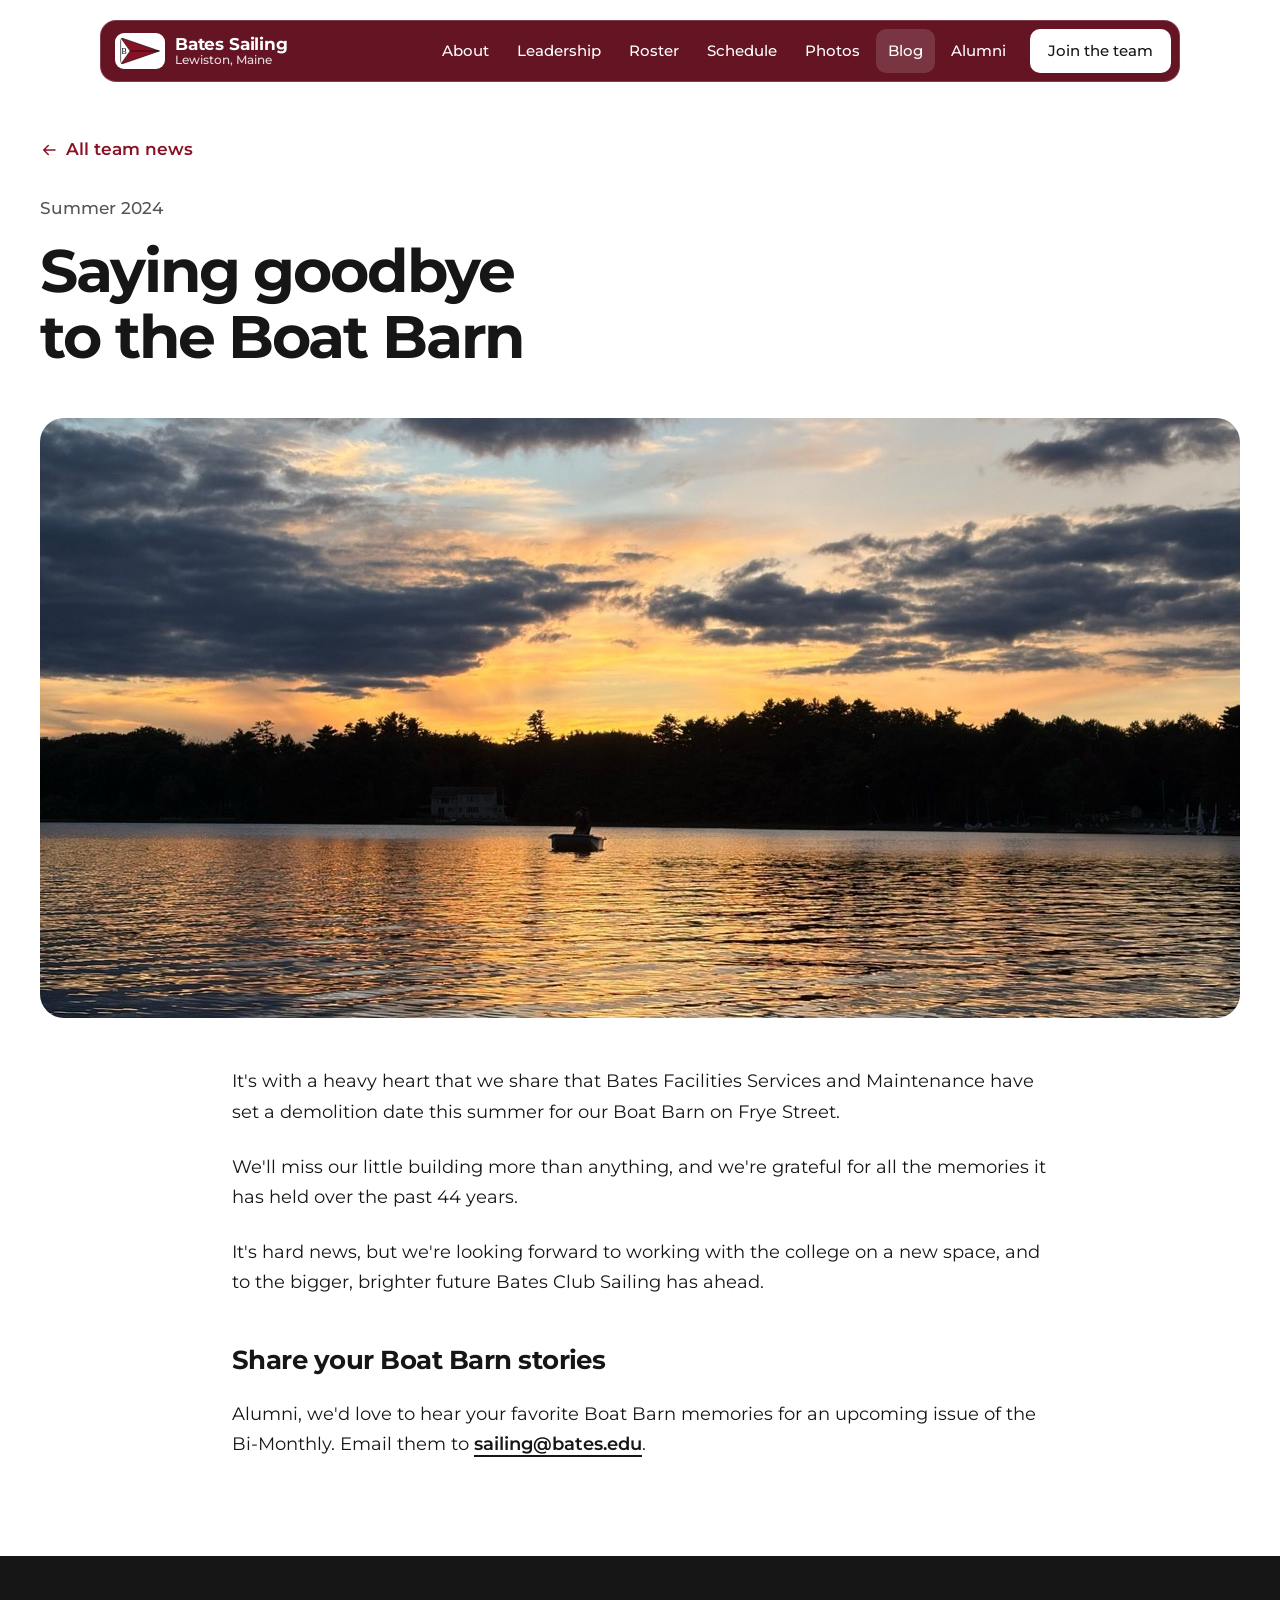
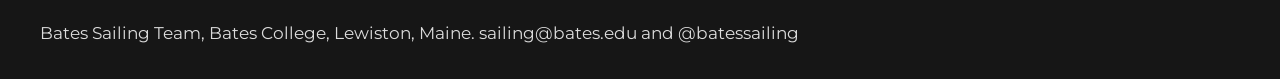
<file: blog/goodbye-boat-barn.html>
<!doctype html>
<html lang="en">
<head>
  <meta charset="utf-8">
  <meta name="viewport" content="width=device-width, initial-scale=1">
  <title>Saying goodbye to the Boat Barn | Bates Sailing</title>
  <meta name="description" content="Bates Facilities has set a demolition date for the team's Boat Barn on Frye Street.">
  <meta name="theme-color" content="#881124">
  <link rel="icon" href="../assets/img/burgee.svg" type="image/svg+xml">
  <link rel="stylesheet" href="../css/styles.css?v=20261117">
</head>
<body class="post-page">
<svg width="0" height="0" style="position:absolute" aria-hidden="true">
  <symbol id="i-arrow-left" viewBox="0 0 24 24"><path d="M20 12H5m6-6-6 6 6 6" fill="none" stroke="currentColor" stroke-width="2" stroke-linecap="round" stroke-linejoin="round"/></symbol>
  <symbol id="i-menu" viewBox="0 0 24 24"><path d="M4 7h16M4 12h16M4 17h16" fill="none" stroke="currentColor" stroke-width="2" stroke-linecap="round"/></symbol>
  <symbol id="i-close" viewBox="0 0 24 24"><path d="M6 6l12 12M18 6 6 18" fill="none" stroke="currentColor" stroke-width="2" stroke-linecap="round"/></symbol>
</svg>
<a class="skip-link" href="#main">Skip to main content</a>
<header class="site-header is-scrolled">
  <nav class="nav" aria-label="Main">
    <a class="brand" href="../index.html">
      <img src="../assets/img/burgee.svg" alt="" width="46" height="32">
      <span class="brand-name"><strong>Bates Sailing</strong><span>Lewiston, Maine</span></span>
    </a>
    <button class="nav-toggle" type="button" aria-expanded="false" aria-controls="nav-links" aria-label="Open menu">
      <svg aria-hidden="true"><use href="#i-menu"/></svg>
    </button>
    <ul class="nav-links" id="nav-links">
      <li><a href="../index.html#about">About</a></li>
      <li><a href="../index.html#leadership">Leadership</a></li>
      <li><a href="../roster.html">Roster</a></li>
      <li><a href="../index.html#schedule">Schedule</a></li>
      <li><a href="../index.html#photos">Photos</a></li>
      <li><a href="../index.html#blog" aria-current="true">Blog</a></li>
      <li><a href="../index.html#alumni">Alumni</a></li>
      <li class="nav-cta"><a class="btn" href="../index.html#join">Join the team</a></li>
    </ul>
  </nav>
</header>
<main id="main" class="wrap">
  <div class="post-hero">
    <a class="back" href="../index.html#blog"><svg aria-hidden="true"><use href="#i-arrow-left"/></svg>All team news</a>
    <time datetime="2024-06-01">Summer 2024</time>
    <h1>Saying goodbye to the Boat Barn</h1>
  </div>
  <img class="post-cover" src="../assets/img/blog-barn-2026.jpg" width="1200" height="800" alt="A single boat on Taylor Pond at dusk under dark clouds and golden light">
  <article class="post-body">
    <p>It's with a heavy heart that we share that Bates Facilities Services and Maintenance have set a demolition date this summer for our Boat Barn on Frye Street.</p>
    <p>We'll miss our little building more than anything, and we're grateful for all the memories it has held over the past 44 years.</p>
    <p>It's hard news, but we're looking forward to working with the college on a new space, and to the bigger, brighter future Bates Club Sailing has ahead.</p>
    <h2>Share your Boat Barn stories</h2>
    <p>Alumni, we'd love to hear your favorite Boat Barn memories for an upcoming issue of the Bi-Monthly. Email them to <a class="text-link" href="mailto:sailing@bates.edu?subject=Boat%20Barn%20memories">sailing@bates.edu</a>.</p>
  </article>
</main>
<footer class="site-footer">
  <div class="wrap">
    <p>Bates Sailing Team, Bates College, Lewiston, Maine. <a href="mailto:sailing@bates.edu">sailing@bates.edu</a> and <a href="https://www.instagram.com/batessailing/">@batessailing</a></p>
  </div>
</footer>
<script src="../js/main.js?v=20261117" defer></script>
</body>
</html>
</file>
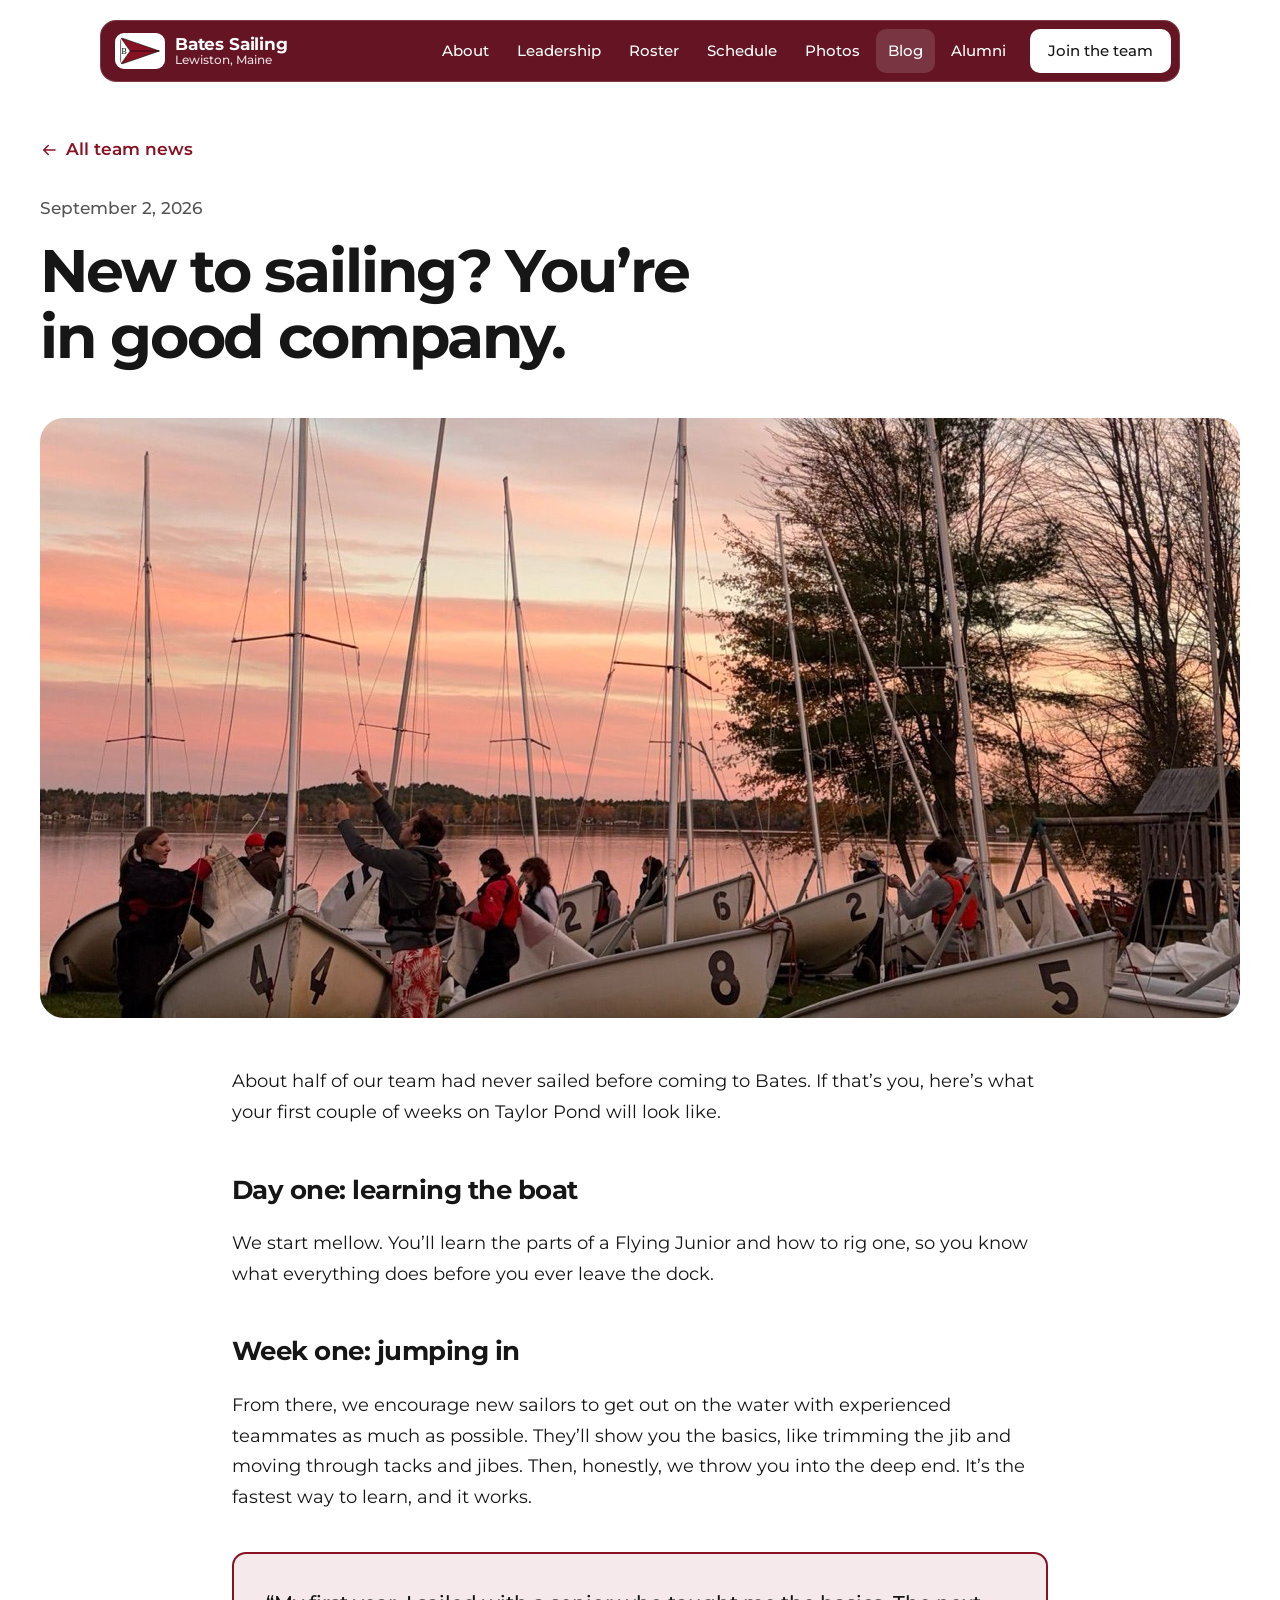
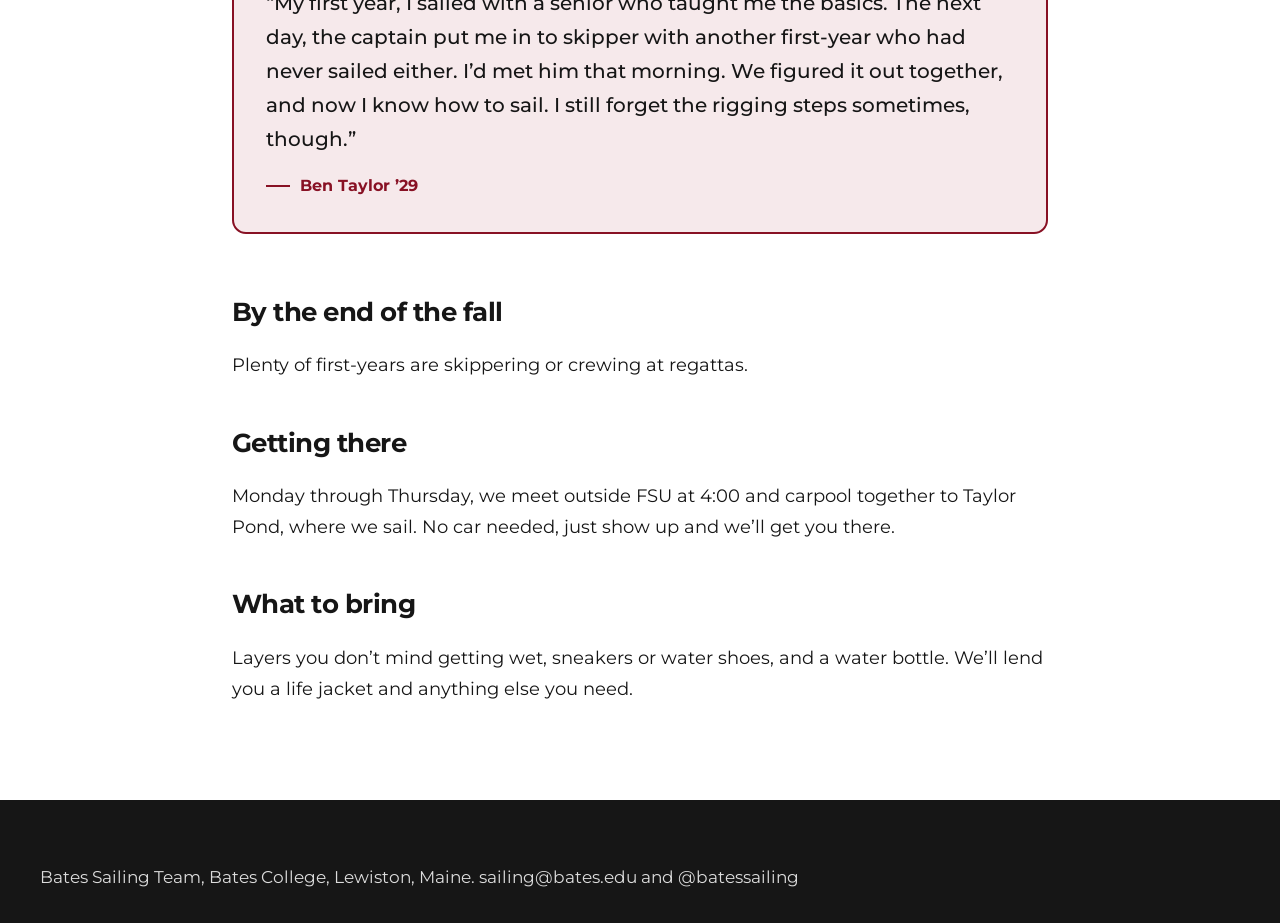
<file: blog/learning-to-sail.html>
<!doctype html>
<html lang="en">
<head>
  <meta charset="utf-8">
  <meta name="viewport" content="width=device-width, initial-scale=1">
  <title>New to sailing? You’re in good company. | Bates Sailing</title>
  <meta name="description" content="About half of Bates Sailing learned to sail at Bates. Here’s what your first couple of weeks on Taylor Pond look like.">
  <meta name="theme-color" content="#881124">
  <link rel="icon" href="../assets/img/burgee.svg" type="image/svg+xml">
  <link rel="stylesheet" href="../css/styles.css?v=20261117">
</head>
<body class="post-page">
<svg width="0" height="0" style="position:absolute" aria-hidden="true">
  <symbol id="i-arrow-left" viewBox="0 0 24 24"><path d="M20 12H5m6-6-6 6 6 6" fill="none" stroke="currentColor" stroke-width="2" stroke-linecap="round" stroke-linejoin="round"/></symbol>
  <symbol id="i-menu" viewBox="0 0 24 24"><path d="M4 7h16M4 12h16M4 17h16" fill="none" stroke="currentColor" stroke-width="2" stroke-linecap="round"/></symbol>
  <symbol id="i-close" viewBox="0 0 24 24"><path d="M6 6l12 12M18 6 6 18" fill="none" stroke="currentColor" stroke-width="2" stroke-linecap="round"/></symbol>
</svg>
<a class="skip-link" href="#main">Skip to main content</a>
<header class="site-header is-scrolled">
  <nav class="nav" aria-label="Main">
    <a class="brand" href="../index.html">
      <img src="../assets/img/burgee.svg" alt="" width="46" height="32">
      <span class="brand-name"><strong>Bates Sailing</strong><span>Lewiston, Maine</span></span>
    </a>
    <button class="nav-toggle" type="button" aria-expanded="false" aria-controls="nav-links" aria-label="Open menu">
      <svg aria-hidden="true"><use href="#i-menu"/></svg>
    </button>
    <ul class="nav-links" id="nav-links">
      <li><a href="../index.html#about">About</a></li>
      <li><a href="../index.html#leadership">Leadership</a></li>
      <li><a href="../roster.html">Roster</a></li>
      <li><a href="../index.html#schedule">Schedule</a></li>
      <li><a href="../index.html#photos">Photos</a></li>
      <li><a href="../index.html#blog" aria-current="true">Blog</a></li>
      <li><a href="../index.html#alumni">Alumni</a></li>
      <li class="nav-cta"><a class="btn" href="../index.html#join">Join the team</a></li>
    </ul>
  </nav>
</header>
<main id="main" class="wrap">
  <div class="post-hero">
    <a class="back" href="../index.html#blog"><svg aria-hidden="true"><use href="#i-arrow-left"/></svg>All team news</a>
    <time datetime="2026-09-02">September 2, 2026</time>
    <h1>New to sailing? You’re in good company.</h1>
  </div>
  <img class="post-cover" src="../assets/img/blog-learning-2026.jpg" width="1200" height="800" alt="The team rigging boats on the lawn at Taylor Pond under a pink sunset">
  <article class="post-body">
    <p>About half of our team had never sailed before coming to Bates. If that’s you, here’s what your first couple of weeks on Taylor Pond will look like.</p>
    <h2>Day one: learning the boat</h2>
    <p>We start mellow. You’ll learn the parts of a Flying Junior and how to rig one, so you know what everything does before you ever leave the dock.</p>
    <h2>Week one: jumping in</h2>
    <p>From there, we encourage new sailors to get out on the water with experienced teammates as much as possible. They’ll show you the basics, like trimming the jib and moving through tacks and jibes. Then, honestly, we throw you into the deep end. It’s the fastest way to learn, and it works.</p>
    <figure class="post-quote">
      <blockquote><p>“My first year, I sailed with a senior who taught me the basics. The next day, the captain put me in to skipper with another first-year who had never sailed either. I’d met him that morning. We figured it out together, and now I know how to sail. I still forget the rigging steps sometimes, though.”</p></blockquote>
      <figcaption>Ben Taylor ’29</figcaption>
    </figure>
    <h2>By the end of the fall</h2>
    <p>Plenty of first-years are skippering or crewing at regattas.</p>
    <h2>Getting there</h2>
    <p>Monday through Thursday, we meet outside FSU at 4:00 and carpool together to Taylor Pond, where we sail. No car needed, just show up and we’ll get you there.</p>
    <h2>What to bring</h2>
    <p>Layers you don’t mind getting wet, sneakers or water shoes, and a water bottle. We’ll lend you a life jacket and anything else you need.</p>
  </article>
</main>
<footer class="site-footer">
  <div class="wrap">
    <p>Bates Sailing Team, Bates College, Lewiston, Maine. <a href="mailto:sailing@bates.edu">sailing@bates.edu</a> and <a href="https://www.instagram.com/batessailing/">@batessailing</a></p>
  </div>
</footer>
<script src="../js/main.js?v=20261117" defer></script>
</body>
</html>
</file>
<file: css/styles.css>
/* Bates Sailing — styles
   Colors follow Bates: garnet and maroon (#881124), black, grays and white.
   Type is Montserrat (variable, self-hosted). */

@font-face {
  font-family: "Montserrat";
  src: url("../assets/fonts/Montserrat-VariableFont_wght.ttf") format("truetype");
  font-weight: 100 900;
  font-style: normal;
  font-display: swap;
}

:root {
  /* Palette */
  --garnet: #881124;
  --garnet-deep: #5e0b19;
  --garnet-tint: #f6e9eb;
  --garnet-ink: #3f0811;
  --ink: #161616;
  --sail: #ffffff;
  --gray-100: #f4f4f4;
  --gray-200: #e0e0e0;
  --gray-600: #555555;

  /* Semantic */
  --bg: var(--sail);
  --surface: var(--gray-100);
  --text: var(--ink);
  --text-muted: var(--gray-600);
  --border: var(--gray-200);
  --accent: var(--garnet);
  --accent-hover: var(--garnet-deep);
  --ring: var(--ink);

  /* Type scale (1.25 ratio from 17px) */
  --fs-sm: 0.875rem;
  --fs-base: 1.0625rem;
  --fs-md: 1.25rem;
  --fs-lg: 1.625rem;
  --fs-xl: clamp(2rem, 1.4rem + 2.4vw, 3rem);
  --fs-hero: clamp(3rem, 1.6rem + 6vw, 6.75rem);

  /* Spacing (8pt) */
  --s1: 0.5rem;
  --s2: 1rem;
  --s3: 1.5rem;
  --s4: 2rem;
  --s5: 3rem;
  --s6: 4rem;
  --s7: 6rem;

  --radius-lg: 24px;
  --radius-md: 14px;
  --radius-sm: 8px;
  --wrap: 1200px;
  --gutter: clamp(1rem, 4vw, 2.5rem);

  --ease-out: cubic-bezier(0.22, 1, 0.36, 1);
}

*,
*::before,
*::after { box-sizing: border-box; }

html { scroll-behavior: smooth; -webkit-text-size-adjust: 100%; }
@media (prefers-reduced-motion: reduce) {
  html { scroll-behavior: auto; }
  *, *::before, *::after { transition-duration: 0.01ms !important; animation-duration: 0.01ms !important; }
}

body {
  margin: 0;
  font-family: "Montserrat", system-ui, -apple-system, "Segoe UI", sans-serif;
  font-size: var(--fs-base);
  line-height: 1.6;
  color: var(--text);
  background: var(--bg);
  -webkit-font-smoothing: antialiased;
}

img { display: block; max-width: 100%; height: auto; }
a { color: inherit; }
h1, h2, h3, h4 { margin: 0; line-height: 1.1; font-weight: 700; letter-spacing: -0.02em; text-wrap: balance; }
p { margin: 0; }
ul, ol { margin: 0; padding: 0; list-style: none; }

:focus-visible { outline: 3px solid var(--ring); outline-offset: 3px; border-radius: 4px; }
.site-header :focus-visible, .hero :focus-visible, .pond-card :focus-visible, .photos :focus-visible,
.path-prospective :focus-visible, .alumni :focus-visible, .coach :focus-visible, .site-footer :focus-visible { outline-color: var(--sail); }

.wrap { width: min(100% - var(--gutter) * 2, var(--wrap)); margin-inline: auto; }

.skip-link {
  position: absolute; left: 1rem; top: -100px; z-index: 1000;
  background: var(--sail); color: var(--ink); padding: 0.75rem 1rem; border-radius: var(--radius-sm);
  font-weight: 600;
}
.skip-link:focus { top: 1rem; }

.visually-hidden {
  position: absolute !important; width: 1px; height: 1px; overflow: hidden;
  clip: rect(0 0 0 0); white-space: nowrap;
}

/* ---------- Buttons ---------- */

.btn {
  display: inline-flex; align-items: center; gap: 0.75rem;
  min-height: 48px; padding: 0.375rem 0.375rem 0.375rem 1.25rem;
  border-radius: 12px; border: 0;
  font: inherit; font-weight: 600; font-size: 1rem; text-decoration: none;
  cursor: pointer;
  transition: background-color 180ms var(--ease-out), color 180ms var(--ease-out);
}
.btn-icon {
  display: grid; place-items: center; width: 36px; height: 36px; border-radius: 9px;
  transition: transform 200ms var(--ease-out);
}
.btn:hover .btn-icon { transform: translateX(3px); }
.btn svg { width: 18px; height: 18px; }

.btn-light { background: var(--sail); color: var(--ink); }
.btn-light .btn-icon { background: var(--garnet); color: var(--sail); }
.btn-light:hover { background: var(--gray-100); }

.btn-garnet { background: var(--garnet); color: var(--sail); }
.btn-garnet .btn-icon { background: rgba(255, 255, 255, 0.16); }
.btn-garnet:hover { background: var(--garnet-deep); }

.btn-plain { padding-right: 1.25rem; }

.text-link {
  font-weight: 600; text-decoration: underline; text-underline-offset: 0.25em;
  text-decoration-thickness: 1.5px;
}
.text-link:hover { text-decoration-color: var(--garnet); }

/* ---------- Header / nav ---------- */

.site-header {
  position: fixed; inset: 0 0 auto; z-index: 100;
  padding: 20px var(--gutter) 0;
  pointer-events: none;
}
.nav {
  pointer-events: auto;
  max-width: 1080px; margin: 0 auto;
  display: flex; align-items: center; justify-content: space-between; gap: var(--s2);
  padding: 8px 8px 8px 14px;
  border-radius: 16px;
  background: rgba(63, 8, 17, 0.34);
  border: 1px solid rgba(255, 255, 255, 0.18);
  -webkit-backdrop-filter: blur(14px); backdrop-filter: blur(14px);
  color: var(--sail);
  transition: background-color 250ms var(--ease-out), border-color 250ms var(--ease-out);
}
.site-header.is-scrolled .nav { background: rgba(94, 11, 25, 0.96); border-color: transparent; }

.brand { display: flex; align-items: center; gap: 10px; text-decoration: none; }
.brand img { width: 50px; height: auto; padding: 4px 5px; background: var(--sail); border-radius: 9px; }
.brand-name { display: flex; flex-direction: column; line-height: 1.05; }
.brand-name strong { font-size: 1.0625rem; font-weight: 700; letter-spacing: -0.01em; }
.brand-name span { font-size: 0.75rem; font-weight: 500; opacity: 0.85; }

.nav-links { display: flex; align-items: center; gap: 4px; }
.nav-links a {
  display: block; padding: 10px 12px; border-radius: 10px;
  font-size: 0.9375rem; font-weight: 500; text-decoration: none;
  transition: background-color 160ms var(--ease-out);
}
.nav-links a:hover { background: rgba(255, 255, 255, 0.12); }
.nav-links a[aria-current="true"] { background: rgba(255, 255, 255, 0.14); }
.nav-cta { margin-left: 8px; }
.nav-cta .btn { display: inline-flex; min-height: 44px; padding: 0 1.125rem; background: var(--sail); color: var(--ink); }
.nav-cta .btn:hover { background: var(--gray-100); }

.nav-toggle {
  display: none; width: 44px; height: 44px; border-radius: 10px; border: 0;
  background: rgba(255, 255, 255, 0.12); color: var(--sail); cursor: pointer;
  place-items: center;
}
.nav-toggle svg { width: 22px; height: 22px; }

@media (max-width: 960px) {
  .nav-toggle { display: grid; }
  .nav-links {
    position: absolute; top: calc(100% + 8px); left: var(--gutter); right: var(--gutter);
    flex-direction: column; align-items: stretch; gap: 2px;
    padding: 10px; border-radius: 16px;
    background: var(--garnet-deep); box-shadow: 0 18px 40px rgba(63, 8, 17, 0.35);
    display: none;
  }
  .nav-links.is-open { display: flex; }
  .nav-links a { padding: 14px 16px; font-size: 1.0625rem; }
  .nav-cta { margin: 6px 0 0; }
  .nav-cta .btn { width: 100%; justify-content: center; min-height: 50px; }
}

/* ---------- Hero ---------- */

.hero { padding: 12px; }
.hero-frame {
  /* Photo placement, shared by the photo, the sail cut-out and the headline position */
  --pos-x: 50%; --pos-y: 62%; --pos-y-ratio: 0.62;
  /* Scale the photo is drawn at (same maths as object-fit: cover on the 2400x1600 file) */
  --img-scale: max(100cqw / 2400, 100cqh / 1600);
  --hero-scrim: linear-gradient(180deg, rgba(45, 6, 14, 0.62) 0%, rgba(45, 6, 14, 0.18) 34%, rgba(45, 6, 14, 0) 52%, rgba(45, 6, 14, 0.35) 72%, rgba(45, 6, 14, 0.82) 100%);
  --pad-x: clamp(1.25rem, 4vw, 4rem);
  position: relative; overflow: hidden; isolation: isolate;
  min-height: max(640px, calc(100dvh - 24px));
  border-radius: var(--radius-lg);
  color: var(--sail);
  display: grid; grid-template-rows: 1fr auto;
  padding: clamp(7rem, 16vh, 10rem) var(--pad-x) clamp(1.5rem, 4vw, 3.5rem);
}
.hero-pin { display: contents; }
.hero-media { position: absolute; inset: 0; z-index: -2; }
.hero-media img { width: 100%; height: 100%; object-fit: cover; object-position: var(--pos-x) var(--pos-y); }
.hero-frame::after {
  content: ""; position: absolute; inset: 0; z-index: -1;
  background: var(--hero-scrim);
}

/* The headline sits between the photo and a cut-out of the sails, so any letters touching a sail go behind it */
.hero-stage { position: absolute; inset: 0; z-index: 0; container-type: size; }
.hero h1 {
  position: absolute; left: var(--pad-x); right: var(--pad-x); z-index: 0;
  top: clamp(7rem, 16vh, 10rem); /* same spot as the frame's top padding */
  font-size: var(--fs-hero);
  font-weight: 800;
  letter-spacing: -0.045em;
  line-height: 0.95;
  max-width: 11ch;
  text-shadow: 0 2px 30px rgba(45, 6, 14, 0.25);
}
.hero-sails {
  position: absolute; inset: 0; z-index: 1; pointer-events: none;
  background-image: var(--hero-scrim), url("../assets/img/hero-fleet-2400.jpg");
  background-size: 100% 100%, cover;
  background-position: 0 0, var(--pos-x) var(--pos-y);
  background-repeat: no-repeat;
  -webkit-mask: url("../assets/img/hero-sails-mask.svg") var(--pos-x) var(--pos-y) / cover no-repeat;
  mask: url("../assets/img/hero-sails-mask.svg") var(--pos-x) var(--pos-y) / cover no-repeat;
}
.hero h1 .thin { display: block; font-weight: 300; letter-spacing: -0.04em; }

.hero-stats {
  margin: 8px 0 0; padding: var(--s4) clamp(1.25rem, 4vw, 4rem);
  border-radius: var(--radius-lg); background: var(--garnet); color: var(--sail);
  display: grid; grid-template-columns: repeat(4, auto); justify-content: space-between;
  gap: var(--s3) clamp(1.5rem, 3vw, 3rem);
}
/* Wide screens: stats overlay the water, bottom-left of the photo */
@media (min-width: 1180px) {
  .hero { display: grid; }
  .hero > * { grid-area: 1 / 1; }
  .hero-stats {
    align-self: end; justify-self: start; justify-content: start; z-index: 1;
    margin: 0; background: none; border-radius: 0;
    padding: 0 0 clamp(1.5rem, 4vw, 3.5rem) clamp(1.25rem, 4vw, 4rem);
  }
  .hero-pitch { justify-self: end; }
}
.hero-stats div { display: flex; flex-direction: column; }
.hero-stats dt { order: 2; font-size: 0.875rem; font-weight: 500; opacity: 0.9; margin-top: 2px; }
.hero-stats dd {
  order: 1; margin: 0; font-size: clamp(2.25rem, 1.6rem + 2vw, 3.25rem);
  font-weight: 600; letter-spacing: -0.04em; line-height: 1;
  font-variant-numeric: tabular-nums;
}
.hero-stats dd small { font-size: 0.5em; font-weight: 500; letter-spacing: 0; margin-left: 2px; }

.hero-pitch { max-width: 440px; align-self: end; position: relative; z-index: 2; }
.hero-pitch p { font-size: 1.0625rem; line-height: 1.55; font-weight: 500; }
.hero-actions { display: flex; flex-wrap: wrap; align-items: center; gap: var(--s3); margin-top: var(--s3); }
.hero-actions .text-link { color: var(--sail); }

@media (max-width: 720px) {
  .hero { padding: 8px; }
  .hero-frame { border-radius: 18px; min-height: calc(100dvh - 16px); padding-top: 7.5rem; }
  .hero-frame {
    --pos-x: 38%; --pos-y: 60%; --pos-y-ratio: 0.6;
    /* Photo row (in 2400x1600 px) where the tallest sail tops out */
    --sail-top-row: 660;
    --hero-scrim: linear-gradient(180deg, rgba(45, 6, 14, 0.6) 0%, rgba(45, 6, 14, 0.1) 32%, rgba(45, 6, 14, 0.12) 55%, rgba(45, 6, 14, 0.5) 100%);
  }
  /* Phones: the whole headline sits in the sky just above the boats, in front of the photo (no sail cut-out) */
  .hero-sails { display: none; }
  .hero h1 { top: max(6.5rem, calc((100cqh - 1600 * var(--img-scale)) * var(--pos-y-ratio) + var(--sail-top-row) * var(--img-scale) - 2.85em - 0.75rem)); }
  .hero-stats { grid-template-columns: repeat(2, auto); border-radius: 18px; margin-top: 8px; }

  /* Phones: the photo is its own card and scrolls away with the page; the intro and stats are separate cards below it, with a white gap between each */
  .hero-frame { display: contents; }
  .hero-frame::after { content: none; }
  .hero-pin {
    display: block; position: relative;
    height: calc(100svh - 16px); min-height: 520px;
    border-radius: 18px; overflow: hidden; isolation: isolate;
  }
  .hero-pin::after { content: ""; position: absolute; inset: 0; z-index: -1; background: var(--hero-scrim); }
  .hero-pitch {
    max-width: none; margin-top: 8px; padding: var(--s4) var(--pad-x);
    border-radius: 18px; background: var(--garnet); color: var(--sail);
  }
}

/* ---------- Sections ---------- */

.section { padding-block: clamp(4rem, 9vw, 7.5rem); scroll-margin-top: 80px; }
.section-head { display: flex; flex-wrap: wrap; align-items: flex-end; justify-content: space-between; gap: var(--s3); margin-bottom: var(--s5); }
.section-head h2 { font-size: var(--fs-xl); max-width: 18ch; }
.section-head p { color: var(--text-muted); max-width: 52ch; }
.lede { font-size: var(--fs-md); line-height: 1.5; color: var(--text); max-width: 34ch; }

/* ---------- About ---------- */

.about-grid { display: grid; grid-template-columns: 1fr 1fr; gap: clamp(2.5rem, 6vw, 6rem); align-items: center; }
.about-copy h2 { font-size: var(--fs-xl); margin-bottom: var(--s3); max-width: 14ch; }
.about-points { margin-top: var(--s5); display: grid; gap: var(--s4); }
.about-points li { display: grid; grid-template-columns: 28px 1fr; gap: var(--s2); }
.about-points h3 { font-size: var(--fs-md); margin-bottom: 6px; }
.about-points p { color: var(--text-muted); max-width: 46ch; }
.pennant-mark { width: 26px; height: 18px; margin-top: 4px; color: var(--garnet); }

.about-photos { position: relative; padding-bottom: 18%; }
.about-photos img { border-radius: var(--radius-md); object-fit: cover; }
.about-photos .p1 { width: 82%; aspect-ratio: 4 / 5; }
.about-photos .p2 {
  position: absolute; right: 0; bottom: 0; width: 52%; aspect-ratio: 3 / 2;
  border: 6px solid var(--bg);
}

@media (max-width: 860px) {
  .about-grid { grid-template-columns: 1fr; }
  .about-photos { max-width: 520px; }
}

/* Where we sail */
.pond-card {
  margin-top: clamp(4rem, 8vw, 6.5rem);
  display: grid; grid-template-columns: 1fr 1.1fr;
  background: var(--garnet); color: var(--sail);
  border-radius: var(--radius-lg); overflow: hidden;
}
.pond-copy { padding: clamp(2rem, 5vw, 4rem); }
.pond-copy h2 { font-size: var(--fs-xl); margin-bottom: var(--s2); }
.pond-copy > p { color: rgba(255, 255, 255, 0.82); max-width: 44ch; }
.pond-facts { margin: var(--s4) 0; display: grid; grid-template-columns: 1fr 1fr; gap: var(--s3); }
.pond-facts dt { font-size: var(--fs-sm); color: rgba(255, 255, 255, 0.7); }
.pond-facts dd { margin: 2px 0 0; font-weight: 600; }
.pond-map { position: relative; background: var(--garnet-deep); min-height: 340px; }
.pond-map svg { position: absolute; inset: 0; width: 100%; height: 100%; }

@media (max-width: 860px) {
  .pond-card { grid-template-columns: 1fr; }
  .pond-map { min-height: 300px; }
}
@media (max-width: 480px) { .pond-facts { grid-template-columns: 1fr; gap: var(--s2); } }

/* ---------- Leadership ---------- */

.leaders { background: var(--surface); }
.officers { display: grid; grid-template-columns: repeat(4, 1fr); gap: var(--s3); }
.officer {
  background: var(--sail); border-radius: var(--radius-md); padding: var(--s4) var(--s3) var(--s3);
  display: flex; flex-direction: column; gap: var(--s3);
}
.officer h3 { font-size: 1.3125rem; }
.officer .role { color: var(--garnet); font-weight: 600; }
.officer .meta { color: var(--text-muted); font-size: var(--fs-sm); margin-top: 4px; }

.flag {
  width: 72px; height: 50px; position: relative; flex: none;
  color: var(--sail); font-weight: 700; font-size: 0.875rem; letter-spacing: 0.02em;
}
.flag::before {
  content: ""; position: absolute; inset: 0; background: var(--garnet);
  clip-path: polygon(0 0, 100% 50%, 0 100%);
}
.flag span { position: absolute; left: 10px; top: 50%; transform: translateY(-50%); }
.flag-sm { width: 50px; height: 34px; font-size: 0.75rem; }
.flag-sm span { left: 7px; }

.chairs { margin-top: var(--s3); display: grid; grid-template-columns: repeat(3, 1fr); gap: 2px; background: var(--border); border-radius: var(--radius-md); overflow: hidden; }
.chair { background: var(--sail); padding: var(--s3) var(--s3); display: flex; align-items: center; gap: var(--s3); }
.chair.is-open .flag { margin-inline: 19px; }
.chair h3 { font-size: 1.0625rem; font-weight: 700; letter-spacing: -0.01em; }
.chair p { font-size: var(--fs-sm); color: var(--text-muted); }
.chair:not(.is-open) p:not(.meta) { color: var(--garnet); font-weight: 600; }
.chair .meta { margin-top: 2px; }
.chair.is-open .flag::before { background: none; border: 0; box-shadow: none; clip-path: none; }
.chair.is-open .flag {
  background: var(--gray-200);
  clip-path: polygon(0 0, 100% 50%, 0 100%);
}
.chair.is-open h3 { color: var(--text-muted); }
/* A lone card on the last row stretches so the grid has no empty cells */
@media (min-width: 1001px) {
  .chair:last-child:nth-child(3n + 1) { grid-column: 1 / -1; }
  .chair:last-child:nth-child(3n + 2) { grid-column: span 2; }
}
@media (min-width: 601px) and (max-width: 1000px) {
  .chair:last-child:nth-child(2n + 1) { grid-column: 1 / -1; }
}

.coach {
  margin-top: var(--s3); display: grid; grid-template-columns: auto 1fr; gap: var(--s4); align-items: center;
  background: var(--garnet); color: var(--sail); border-radius: var(--radius-md); padding: var(--s4);
}
.coach-photo {
  width: 144px; height: auto; aspect-ratio: 1; object-fit: cover;
  border-radius: var(--radius-sm); border: 3px solid var(--sail);
}
.coach h3 { font-size: var(--fs-lg); }
.coach p { color: rgba(255, 255, 255, 0.88); max-width: 70ch; margin-top: 6px; }

.headshot {
  width: min(168px, 100%); height: auto; aspect-ratio: 1; flex: none; border-radius: 50%; object-fit: cover;
  background: var(--gray-200); box-shadow: 0 0 0 3px var(--sail), 0 0 0 5px var(--garnet);
}
.headshot-sm { width: 88px; box-shadow: 0 0 0 2.5px var(--sail), 0 0 0 4.5px var(--garnet); }

.roster-link { margin-top: var(--s4); }
.btn-outline { background: transparent; color: var(--ink); box-shadow: inset 0 0 0 1.5px var(--ink); }
.btn-outline .btn-icon { background: var(--garnet); color: var(--sail); }
.btn-outline:hover { background: var(--sail); }

@media (max-width: 1000px) {
  .officers { grid-template-columns: repeat(2, 1fr); }
  .chairs { grid-template-columns: repeat(2, 1fr); }
}
@media (max-width: 600px) {
  .officers, .chairs { grid-template-columns: 1fr; }
  .officers { gap: var(--s2); }
  .officer { flex-direction: row; align-items: center; padding: var(--s3); }
  .officer .headshot { width: 104px; }
  .headshot-sm { width: 72px; }
  .coach { grid-template-columns: 1fr; }
}

/* ---------- Roster page ---------- */

/* Photo banner at the top of inner pages, same frame as the home page hero */
.page-hero { padding: 12px; }
.page-hero-frame {
  position: relative; overflow: hidden; isolation: isolate;
  min-height: clamp(540px, 76vh, 760px); border-radius: var(--radius-lg); color: var(--sail);
  display: flex; flex-direction: column; justify-content: flex-end; align-items: flex-start;
  padding: 8rem clamp(1.25rem, 4vw, 4rem) clamp(2rem, 4vw, 3.5rem);
}
.page-hero-frame > img { position: absolute; inset: 0; z-index: -2; width: 100%; height: 100%; object-fit: cover; object-position: 50% 55%; }
.page-hero-frame::after {
  content: ""; position: absolute; inset: 0; z-index: -1;
  background: linear-gradient(180deg, rgba(45, 6, 14, 0.55) 0%, rgba(45, 6, 14, 0.12) 30%, rgba(45, 6, 14, 0.2) 55%, rgba(45, 6, 14, 0.82) 100%);
}
/* Heading sits over the open water on the right, clear of the boat on the left */
.page-hero-copy { align-self: flex-end; width: min(100%, 540px); }
.page-hero h1 { font-size: clamp(2.75rem, 1.6rem + 4.5vw, 5.25rem); font-weight: 800; letter-spacing: -0.04em; line-height: 0.95; margin-bottom: var(--s2); text-shadow: 0 2px 30px rgba(45, 6, 14, 0.3); }
.page-hero p { color: rgba(255, 255, 255, 0.9); max-width: 52ch; font-size: var(--fs-md); line-height: 1.5; font-weight: 500; }
.page-hero .page-hero-frame .back { color: var(--sail); margin-bottom: auto; }
.roster-jump { display: flex; flex-wrap: wrap; gap: var(--s1); margin-top: var(--s4); }
.roster-jump a {
  display: inline-flex; align-items: center; min-height: 44px; padding: 0 1rem; border-radius: 999px;
  font-weight: 600; text-decoration: none; color: var(--sail);
  background: rgba(255, 255, 255, 0.14); border: 1px solid rgba(255, 255, 255, 0.28);
  -webkit-backdrop-filter: blur(8px); backdrop-filter: blur(8px);
  transition: background-color 160ms var(--ease-out);
}
.roster-jump a:hover { background: rgba(255, 255, 255, 0.26); }
.page-hero + .wrap > .roster-class:first-child { border-top: 0; padding-top: var(--s6); }
@media (max-width: 720px) {
  .page-hero { padding: 8px; }
  .page-hero-frame { border-radius: 18px; min-height: 560px; padding-top: 7rem; }
  .page-hero-frame > img { object-position: 2% 50%; }
  .page-hero-frame::after { background: linear-gradient(180deg, rgba(45, 6, 14, 0.55) 0%, rgba(45, 6, 14, 0.15) 22%, rgba(45, 6, 14, 0.55) 48%, rgba(45, 6, 14, 0.88) 100%); }
  .page-hero-copy { align-self: stretch; width: auto; }
  /* Gallery banner: on phones show the fall hills so the sail is not behind the heading */
  .page-hero--gallery .page-hero-frame > img { object-position: 92% 50%; }
}

.roster-class { padding-block: var(--s5); border-top: 2px solid var(--garnet); scroll-margin-top: 90px; }
.roster-class:last-of-type { padding-bottom: var(--s7); }
.roster-class > h2 { font-size: var(--fs-xl); margin-bottom: var(--s4); display: flex; align-items: baseline; gap: var(--s2); }
.roster-class > h2 span { font-size: var(--fs-base); font-weight: 500; color: var(--text-muted); letter-spacing: 0; }

.people { display: grid; grid-template-columns: repeat(auto-fill, minmax(190px, 1fr)); gap: var(--s4) var(--s3); }
.person img {
  width: 100%; aspect-ratio: 1; object-fit: cover; border-radius: var(--radius-md);
  background: var(--gray-100);
}
.person img.no-photo { object-fit: contain; padding: 22%; background: var(--garnet-tint); }
.person h3 { font-size: 1.0625rem; font-weight: 700; letter-spacing: -0.01em; margin-top: var(--s2); }
.person .pos { color: var(--text-muted); font-size: var(--fs-sm); margin-top: 2px; }
.person .role {
  display: inline-block; margin-top: 8px; padding: 3px 10px; border-radius: 999px;
  background: var(--garnet); color: var(--sail); font-size: 0.8125rem; font-weight: 600;
}
.roster-coach { display: grid; grid-template-columns: 190px 1fr; gap: var(--s4); align-items: center; max-width: 760px; }
.roster-coach p { color: var(--text-muted); margin-top: var(--s1); }
@media (max-width: 600px) {
  .people { grid-template-columns: repeat(2, 1fr); gap: var(--s3) var(--s2); }
  .roster-coach { grid-template-columns: 1fr; }
  .roster-coach img { max-width: 220px; }
}

/* ---------- Gallery page ---------- */

.masonry { columns: 3 300px; column-gap: 14px; }
.masonry li { break-inside: avoid; margin-bottom: 14px; }
.g-item { display: block; border-radius: var(--radius-md); overflow: hidden; background: var(--gray-100); }
.g-item img { width: 100%; height: auto; transition: transform 400ms var(--ease-out), filter 200ms var(--ease-out); }
.g-item:hover img { transform: scale(1.025); }
.g-item:focus-visible { outline-offset: 4px; }

.lightbox {
  width: 100vw; height: 100dvh; max-width: none; max-height: none; margin: 0; padding: 0; border: 0;
  background: rgba(20, 3, 7, 0.94); color: var(--sail);
}
.lightbox::backdrop { background: rgba(20, 3, 7, 0.94); }
.lightbox[open] { display: grid; place-items: center; }
.lightbox figure { margin: 0; display: grid; justify-items: center; gap: var(--s2); padding: 4.5rem 5rem 4rem; max-width: 100%; }
.lightbox img { max-width: min(100%, 1400px); max-height: calc(100dvh - 11rem); width: auto; height: auto; border-radius: var(--radius-sm); }
.lb-btn {
  position: absolute; width: 48px; height: 48px; border-radius: 50%; display: grid; place-items: center; cursor: pointer;
  border: 1.5px solid rgba(255, 255, 255, 0.5); background: rgba(255, 255, 255, 0.08); color: var(--sail);
  transition: background-color 160ms var(--ease-out);
}
.lb-btn:hover { background: rgba(255, 255, 255, 0.2); }
.lb-btn svg { width: 22px; height: 22px; }
.lb-close { top: 18px; right: 18px; }
.lb-prev { left: 18px; top: 50%; transform: translateY(-50%); }
.lb-next { right: 18px; top: 50%; transform: translateY(-50%); }
.lb-count { position: absolute; top: 28px; left: 24px; margin: 0; font-size: var(--fs-sm); color: rgba(255, 255, 255, 0.75); font-variant-numeric: tabular-nums; }
.lightbox :focus-visible { outline-color: var(--sail); }
@media (max-width: 720px) {
  .masonry { columns: 2; column-gap: 8px; }
  .masonry li { margin-bottom: 8px; }
  .lightbox figure { padding: 4.5rem 0.75rem 6rem; }
  .lb-prev, .lb-next { top: auto; bottom: 22px; transform: none; }
  .lb-prev { left: calc(50% - 60px); }
  .lb-next { right: calc(50% - 60px); }
}
@media (max-width: 420px) { .masonry { columns: 1; } }

.gallery-link { margin-top: var(--s4); }

/* ---------- Schedule ---------- */

.schedule-list { border-top: 2px solid var(--garnet); }
.regatta {
  display: grid; grid-template-columns: 120px 1fr 1fr 90px; gap: var(--s3); align-items: center;
  padding: var(--s3) 0; border-bottom: 1px solid var(--border);
}
.regatta-date { display: flex; flex-direction: column; line-height: 1.1; }
.regatta-date .month { font-size: var(--fs-sm); font-weight: 600; color: var(--garnet); }
.regatta-date .days { font-size: var(--fs-lg); font-weight: 700; letter-spacing: -0.03em; font-variant-numeric: tabular-nums; }
.regatta h3 { font-size: var(--fs-md); font-weight: 600; letter-spacing: -0.01em; }
.regatta .where { color: var(--text-muted); }
.tag {
  grid-column: 4; justify-self: end; font-size: var(--fs-sm); font-weight: 600;
  padding: 4px 12px; border-radius: 999px;
}
.tag-home { background: var(--garnet); color: var(--sail); }
.tag-away { background: var(--gray-100); color: var(--text-muted); }
.regatta.is-home { background: var(--garnet-tint); margin-inline: calc(var(--s2) * -1); padding-inline: var(--s2); border-radius: var(--radius-sm); }
.regatta.is-home .where { color: #4d2a31; }
.schedule-foot { margin-top: var(--s4); display: flex; flex-wrap: wrap; gap: var(--s3); align-items: center; justify-content: space-between; color: var(--text-muted); }

@media (max-width: 720px) {
  .regatta { grid-template-columns: 76px 1fr auto; grid-template-areas: "date name tag" "date where tag"; row-gap: 2px; column-gap: var(--s2); }
  .regatta-date { grid-area: date; }
  .regatta h3 { grid-area: name; font-size: 1.0625rem; }
  .regatta .where { grid-area: where; font-size: var(--fs-sm); }
  .tag { grid-area: tag; }
  .regatta-date .days { font-size: 1.25rem; }
}

/* ---------- Photos ---------- */

.photos { background: var(--garnet-ink); color: var(--sail); overflow: hidden; }
.photos .section-head p { color: rgba(255, 255, 255, 0.78); }
.photos .text-link { color: var(--sail); }
.strip-controls { display: flex; gap: var(--s1); }
.strip-btn {
  width: 48px; height: 48px; border-radius: 50%; border: 1.5px solid rgba(255, 255, 255, 0.5);
  background: transparent; color: var(--sail); display: grid; place-items: center; cursor: pointer;
  transition: background-color 160ms var(--ease-out);
}
.strip-btn:hover { background: rgba(255, 255, 255, 0.12); }
.strip-btn svg { width: 20px; height: 20px; }
.strip {
  display: flex; gap: 12px; overflow-x: auto; scroll-snap-type: x mandatory;
  padding: 0 var(--gutter) var(--s2);
  scroll-padding-inline: var(--gutter);
  scrollbar-width: thin; scrollbar-color: rgba(255, 255, 255, 0.35) transparent;
}
@media (min-width: 1280px) {
  .strip { padding-inline: calc((100vw - var(--wrap)) / 2); scroll-padding-inline: calc((100vw - var(--wrap)) / 2); }
}
.strip figure { margin: 0; flex: none; scroll-snap-align: start; }
.strip img { height: clamp(280px, 40vw, 460px); width: auto; border-radius: var(--radius-md); object-fit: cover; }
.strip .landscape img { aspect-ratio: 3 / 2; }
.strip .portrait img { aspect-ratio: 2 / 3; }

/* ---------- Blog ---------- */

.posts { display: grid; grid-template-columns: repeat(2, 1fr); gap: var(--s4); }
.post-card { display: flex; flex-direction: column; }
.post-card a.cover { display: block; border-radius: var(--radius-md); overflow: hidden; }
.post-card img { aspect-ratio: 3 / 2; width: 100%; object-fit: cover; transition: transform 400ms var(--ease-out); }
.post-card a.cover:hover img { transform: scale(1.03); }
.post-card time { margin-top: var(--s3); font-size: var(--fs-sm); color: var(--text-muted); font-weight: 500; }
.post-status { justify-self: start; align-self: flex-start; width: fit-content; padding: 4px 12px; border-radius: 999px; background: var(--garnet); color: var(--sail); font-size: var(--fs-sm); font-weight: 600; }
.post-card p.post-status { margin-top: var(--s3); color: var(--sail); }
.post-hero .post-status { margin-bottom: var(--s2); }
.post-card h3 { font-size: var(--fs-md); margin: 6px 0 var(--s1); letter-spacing: -0.015em; }
.post-card h3 a { text-decoration: none; }
.post-card h3 a:hover { text-decoration: underline; text-underline-offset: 0.2em; }
.post-card p { color: var(--text-muted); }
.post-card .text-link { margin-top: var(--s2); align-self: flex-start; }

@media (max-width: 900px) { .posts { grid-template-columns: 1fr; max-width: 560px; } }

/* ---------- Alumni ---------- */

.alumni { padding: 12px; scroll-margin-top: 80px; }
.alumni-frame {
  position: relative; isolation: isolate; overflow: hidden; border-radius: var(--radius-lg);
  color: var(--sail); padding-block: clamp(4rem, 9vw, 7rem);
}
.alumni-frame > img { position: absolute; inset: 0; width: 100%; height: 100%; object-fit: cover; z-index: -2; }
.alumni-frame::after { content: ""; position: absolute; inset: 0; z-index: -1; background: linear-gradient(90deg, rgba(45, 6, 14, 0.9) 0%, rgba(45, 6, 14, 0.8) 50%, rgba(45, 6, 14, 0.84) 100%); }
.alumni-grid { display: grid; grid-template-columns: 1fr 1.15fr; gap: clamp(2.5rem, 6vw, 5rem); align-items: start; }
.alumni h2 { font-size: var(--fs-xl); margin-bottom: var(--s3); }
.alumni-intro p { color: rgba(255, 255, 255, 0.85); max-width: 44ch; }
.newsletter {
  margin-top: var(--s4); padding: var(--s4); border-radius: var(--radius-md);
  background: rgba(255, 255, 255, 0.08); border: 1px solid rgba(255, 255, 255, 0.18);
}
.newsletter h3 { font-size: var(--fs-md); margin-bottom: var(--s1); }
.newsletter p { margin-bottom: var(--s3); }
.updates h3.updates-title { font-size: var(--fs-md); margin-bottom: var(--s2); }
.update { padding: var(--s3) 0; border-top: 1px solid rgba(255, 255, 255, 0.2); }
.update:last-of-type { border-bottom: 1px solid rgba(255, 255, 255, 0.2); }
.update h4 { font-size: 1.0625rem; font-weight: 700; letter-spacing: -0.01em; }
.update .where { font-size: var(--fs-sm); color: rgba(255, 255, 255, 0.72); margin: 2px 0 8px; }
.update p:last-child { color: rgba(255, 255, 255, 0.88); }
.updates .text-link { display: inline-block; margin-top: var(--s3); color: var(--sail); }

@media (max-width: 860px) { .alumni-grid { grid-template-columns: 1fr; } .alumni { padding: 8px; } }

/* ---------- Join ---------- */

.join-paths { display: grid; grid-template-columns: 1fr 1fr; gap: var(--s3); }
.path {
  border-radius: var(--radius-md); padding: clamp(1.75rem, 4vw, 2.75rem);
  display: flex; flex-direction: column; gap: var(--s2);
}
.path h3 { font-size: var(--fs-lg); }
.path p { max-width: 46ch; }
.path .btn { margin-top: auto; align-self: flex-start; }
.path-current { background: var(--garnet-tint); }
.path-current p { color: #4d2a31; }
.path-prospective { background: var(--garnet); color: var(--sail); }
.path-prospective p { color: rgba(255, 255, 255, 0.85); }
.path-prospective a:not(.btn) { color: var(--sail); }
.path ul { display: grid; gap: 6px; margin-bottom: var(--s2); }
.path li { display: flex; gap: 10px; }
.path li svg { width: 18px; height: 18px; flex: none; margin-top: 4px; color: var(--garnet); }
.path-prospective li svg { color: #f0b7c0; }

.faq { margin-top: clamp(4rem, 8vw, 6rem); display: grid; grid-template-columns: 0.8fr 1.2fr; gap: clamp(2rem, 5vw, 5rem); }
.faq-intro h2 { font-size: var(--fs-xl); margin-bottom: var(--s2); }
.faq-intro p { color: var(--text-muted); }
.faq-intro .text-link { display: inline-block; margin-top: var(--s3); }
.faq-list details { border-bottom: 1px solid var(--border); }
.faq-list details:first-child { border-top: 1px solid var(--border); }
.faq-list summary {
  display: flex; justify-content: space-between; align-items: center; gap: var(--s2);
  padding: 20px 4px; cursor: pointer; list-style: none; font-weight: 600; font-size: 1.0625rem;
}
.faq-list summary::-webkit-details-marker { display: none; }
.faq-list summary svg { width: 20px; height: 20px; flex: none; color: var(--garnet); transition: transform 200ms var(--ease-out); }
.faq-list details[open] summary svg { transform: rotate(45deg); }
.faq-list details > div { padding: 0 4px 22px; color: var(--text-muted); max-width: 64ch; display: grid; gap: var(--s2); }

@media (max-width: 860px) {
  .join-paths, .faq { grid-template-columns: 1fr; }
}

/* ---------- Footer ---------- */

.site-footer { background: var(--ink); color: rgba(255, 255, 255, 0.85); padding-block: var(--s6) var(--s4); }
.footer-grid { display: grid; grid-template-columns: 1.4fr 1fr 1fr; gap: var(--s5); }
.footer-brand img { width: 150px; height: auto; margin-bottom: var(--s3); }
.footer-brand p { max-width: 34ch; }
.site-footer h2 { font-size: 1rem; color: var(--sail); margin-bottom: var(--s2); letter-spacing: -0.01em; }
.site-footer li { margin-bottom: 8px; }
.site-footer a { text-decoration: none; }
.site-footer a:hover { text-decoration: underline; text-underline-offset: 0.2em; color: var(--sail); }
.footer-base { margin-top: var(--s5); padding-top: var(--s3); border-top: 1px solid rgba(255, 255, 255, 0.15); font-size: var(--fs-sm); color: rgba(255, 255, 255, 0.6); }

@media (max-width: 760px) { .footer-grid { grid-template-columns: 1fr; gap: var(--s4); } }

/* ---------- Blog post pages ---------- */

.post-page .site-header .nav { background: rgba(94, 11, 25, 0.96); }
.post-hero { padding: 8.5rem 0 var(--s5); }
.post-hero .back, .page-hero .back { display: inline-flex; align-items: center; gap: 8px; font-weight: 600; text-decoration: none; color: var(--garnet); margin-bottom: var(--s4); }
.post-hero .back svg, .page-hero .back svg { width: 18px; height: 18px; }
.post-hero time { display: block; color: var(--text-muted); font-weight: 500; margin-bottom: var(--s2); }
.post-hero h1 { font-size: clamp(2.25rem, 1.5rem + 3vw, 3.75rem); max-width: 20ch; letter-spacing: -0.035em; }
.post-cover { border-radius: var(--radius-lg); aspect-ratio: 16 / 8; width: 100%; object-fit: cover; }
.post-body { max-width: 68ch; margin: var(--s5) auto var(--s7); display: grid; gap: var(--s3); font-size: 1.125rem; line-height: 1.7; }
.post-body h2 { font-size: var(--fs-lg); margin-top: var(--s3); }
.post-quote {
  margin: var(--s2) 0; padding: var(--s4); display: grid; gap: var(--s2);
  background: var(--garnet-tint); border: 2px solid var(--garnet); border-radius: var(--radius-md);
}
.post-quote blockquote { margin: 0; font-size: var(--fs-md); font-weight: 500; }
.post-quote figcaption { display: flex; align-items: center; gap: 10px; font-weight: 700; color: var(--garnet); font-size: 1rem; }
.post-quote figcaption::before { content: ""; width: 24px; height: 2px; background: var(--garnet); }
.post-body .note { padding: var(--s3); border-radius: var(--radius-md); background: var(--surface); font-size: 1rem; }
</file>
